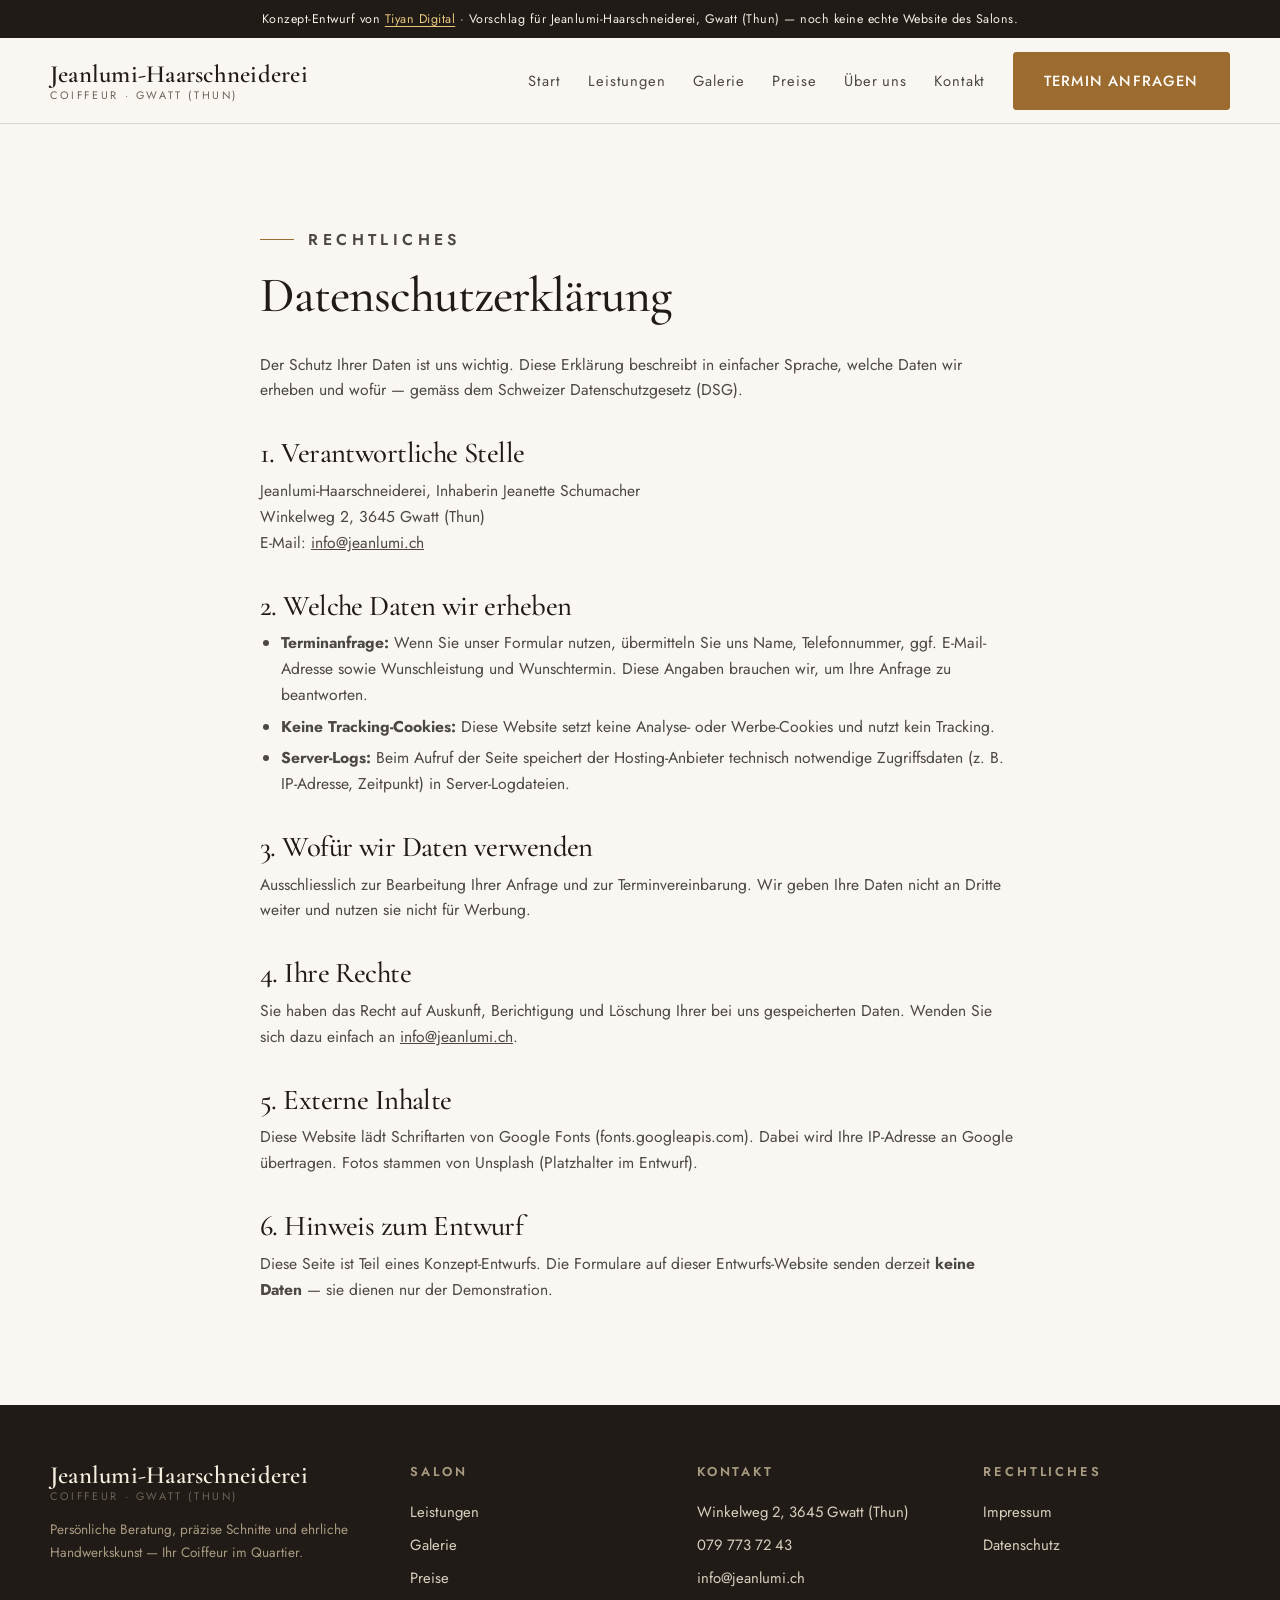
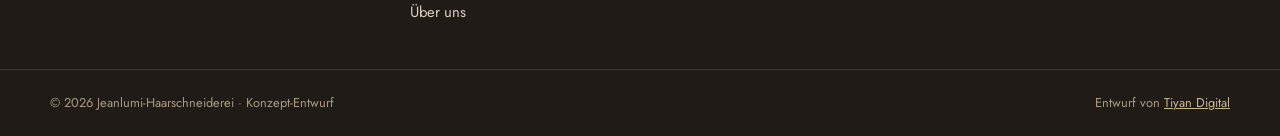
<file: datenschutz.html>
<!DOCTYPE html>
<html lang="de">
<head>
<meta charset="UTF-8">
<meta name="viewport" content="width=device-width, initial-scale=1.0">
<title>Datenschutz — Jeanlumi-Haarschneiderei, Gwatt (Thun)</title>
<meta name="description" content="Datenschutzerklärung der Jeanlumi-Haarschneiderei, Gwatt (Thun) — transparent nach Schweizer Datenschutzgesetz (DSG).">
<meta name="robots" content="noindex">
<link rel="preconnect" href="https://fonts.googleapis.com">
<link rel="preconnect" href="https://fonts.gstatic.com" crossorigin>
<link href="https://fonts.googleapis.com/css2?family=Cormorant+Garamond:ital,wght@0,500;0,600;1,500;1,600&family=Jost:wght@400;500;600&display=swap" rel="stylesheet">
<link rel="stylesheet" href="assets/css/style.css">
</head>
<body>
<script>document.documentElement.classList.add("js")</script>

<div class="concept-bar">
  Konzept-Entwurf von <a href="https://tiyandegital.com" rel="noopener">Tiyan Digital</a> ·
  Vorschlag für <span data-salon="name">Jeanlumi-Haarschneiderei</span>, Gwatt (Thun) — noch keine echte Website des Salons.
</div>

<header class="site-header">
  <div class="wrap bar">
    <a class="brand" href="index.html" aria-label="Zur Startseite">
      <span class="name" data-salon="name">Jeanlumi-Haarschneiderei</span>
      <span class="sub">Coiffeur · Gwatt (Thun)</span>
    </a>
    <button class="nav-toggle" aria-expanded="false" aria-controls="mainnav" aria-label="Menü öffnen">
      <span></span><span></span><span></span>
    </button>
    <nav class="nav" id="mainnav" aria-label="Hauptnavigation">
      <a class="navlink" href="index.html">Start</a>
      <a class="navlink" href="leistungen.html">Leistungen</a>
      <a class="navlink" href="galerie.html">Galerie</a>
      <a class="navlink" href="preise.html">Preise</a>
      <a class="navlink" href="ueber-uns.html">Über uns</a>
      <a class="navlink" href="kontakt.html">Kontakt</a>
      <a class="btn" href="kontakt.html#termin">Termin anfragen</a>
    </nav>
  </div>
</header>

<main>
  <section aria-label="Datenschutz">
    <div class="wrap legal">
      <p class="eyebrow rv">Rechtliches</p>
      <h1 class="h2 rv" data-d="1">Datenschutzerklärung</h1>
      <div class="rv" data-d="2">
        <p>Der Schutz Ihrer Daten ist uns wichtig. Diese Erklärung beschreibt in einfacher Sprache,
          welche Daten wir erheben und wofür — gemäss dem Schweizer Datenschutzgesetz (DSG).</p>

        <h2>1. Verantwortliche Stelle</h2>
        <p>
          <span data-salon="name">Jeanlumi-Haarschneiderei</span>, Inhaberin <span data-salon="inhaberin">Jeanette Schumacher</span><br>
          <span data-salon="strasse">Winkelweg 2</span>, <span data-salon="plz">3645</span> <span data-salon="ort">Gwatt (Thun)</span><br>
          E-Mail: <a data-salon-mail href="mailto:info@jeanlumi.ch">info@jeanlumi.ch</a>
        </p>

        <h2>2. Welche Daten wir erheben</h2>
        <ul>
          <li><strong>Terminanfrage:</strong> Wenn Sie unser Formular nutzen, übermitteln Sie uns Name, Telefonnummer,
            ggf. E-Mail-Adresse sowie Wunschleistung und Wunschtermin. Diese Angaben brauchen wir, um Ihre Anfrage zu beantworten.</li>
          <li><strong>Keine Tracking-Cookies:</strong> Diese Website setzt keine Analyse- oder Werbe-Cookies und nutzt kein Tracking.</li>
          <li><strong>Server-Logs:</strong> Beim Aufruf der Seite speichert der Hosting-Anbieter technisch notwendige Zugriffsdaten
            (z. B. IP-Adresse, Zeitpunkt) in Server-Logdateien.</li>
        </ul>

        <h2>3. Wofür wir Daten verwenden</h2>
        <p>Ausschliesslich zur Bearbeitung Ihrer Anfrage und zur Terminvereinbarung. Wir geben Ihre Daten nicht an Dritte weiter
          und nutzen sie nicht für Werbung.</p>

        <h2>4. Ihre Rechte</h2>
        <p>Sie haben das Recht auf Auskunft, Berichtigung und Löschung Ihrer bei uns gespeicherten Daten.
          Wenden Sie sich dazu einfach an <a data-salon-mail href="mailto:info@jeanlumi.ch">info@jeanlumi.ch</a>.</p>

        <h2>5. Externe Inhalte</h2>
        <p>Diese Website lädt Schriftarten von Google Fonts (fonts.googleapis.com). Dabei wird Ihre IP-Adresse an Google übertragen.
          Fotos stammen von Unsplash (Platzhalter im Entwurf).</p>

        <h2>6. Hinweis zum Entwurf</h2>
        <p>Diese Seite ist Teil eines Konzept-Entwurfs. Die Formulare auf dieser Entwurfs-Website senden derzeit
          <strong>keine Daten</strong> — sie dienen nur der Demonstration.</p>
      </div>
    </div>
  </section>
</main>

<footer>
  <div class="wrap foot-grid">
    <div>
      <a class="brand" href="index.html"><span class="name" data-salon="name">Jeanlumi-Haarschneiderei</span><span class="sub">Coiffeur · Gwatt (Thun)</span></a>
      <p class="small" style="margin-top:1rem;color:#A99B82">Persönliche Beratung, präzise Schnitte und ehrliche Handwerkskunst — Ihr Coiffeur im Quartier.</p>
    </div>
    <div>
      <h4>Salon</h4>
      <ul>
        <li><a href="leistungen.html">Leistungen</a></li>
        <li><a href="galerie.html">Galerie</a></li>
        <li><a href="preise.html">Preise</a></li>
        <li><a href="ueber-uns.html">Über uns</a></li>
      </ul>
    </div>
    <div>
      <h4>Kontakt</h4>
      <ul>
        <li><span data-salon="strasse">Winkelweg 2</span>, <span data-salon="plz">3645</span> <span data-salon="ort">Gwatt (Thun)</span></li>
        <li><a data-salon-tel href="tel:+41797737243">079 773 72 43</a></li>
        <li><a data-salon-mail href="mailto:info@jeanlumi.ch">info@jeanlumi.ch</a></li>
      </ul>
    </div>
    <div>
      <h4>Rechtliches</h4>
      <ul>
        <li><a href="impressum.html">Impressum</a></li>
        <li><a href="datenschutz.html">Datenschutz</a></li>
      </ul>
    </div>
  </div>
  <div class="foot-base">
    <div class="wrap" style="display:flex;justify-content:space-between;gap:1rem;flex-wrap:wrap">
      <span>© <span data-year>2026</span> <span data-salon="name">Jeanlumi-Haarschneiderei</span> · Konzept-Entwurf</span>
      <span>Entwurf von <a href="https://tiyandegital.com" rel="noopener">Tiyan Digital</a></span>
    </div>
  </div>
</footer>

<script src="assets/js/config.js"></script>
<script src="assets/js/main.js"></script>
</body>
</html>
</file>
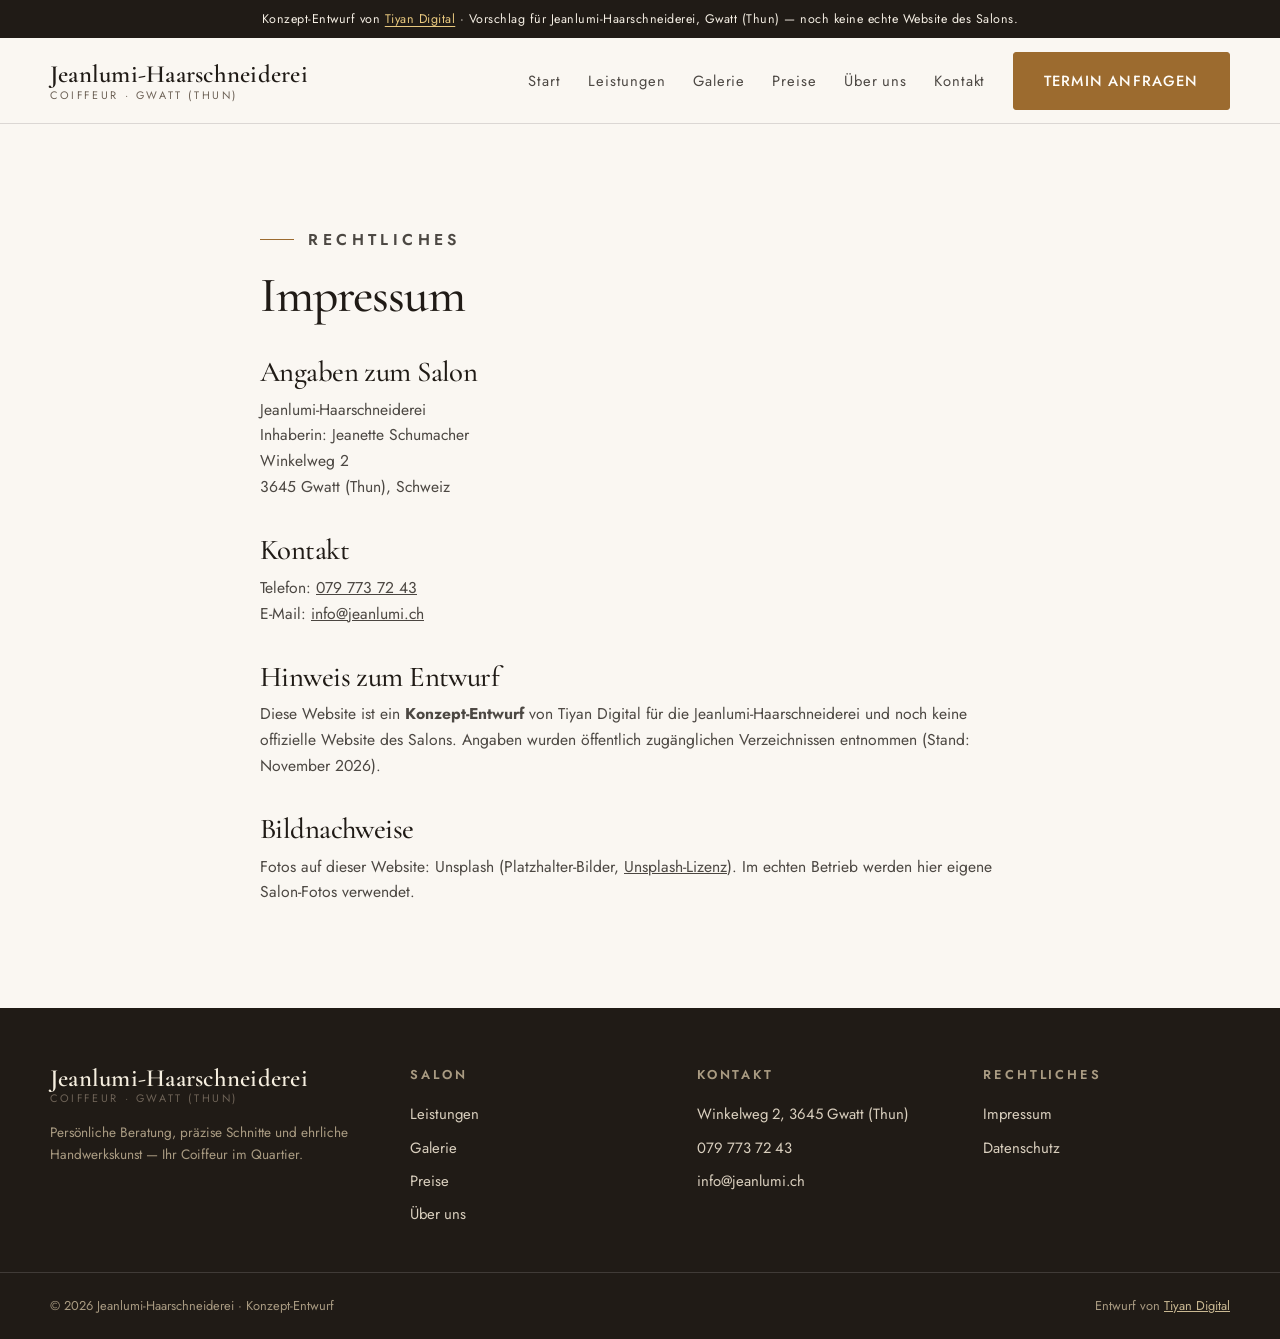
<file: impressum.html>
<!DOCTYPE html>
<html lang="de">
<head>
<meta charset="UTF-8">
<meta name="viewport" content="width=device-width, initial-scale=1.0">
<title>Impressum — Jeanlumi-Haarschneiderei, Gwatt (Thun)</title>
<meta name="description" content="Impressum der Jeanlumi-Haarschneiderei, Gwatt (Thun).">
<meta name="robots" content="noindex">
<link rel="preconnect" href="https://fonts.googleapis.com">
<link rel="preconnect" href="https://fonts.gstatic.com" crossorigin>
<link href="https://fonts.googleapis.com/css2?family=Cormorant+Garamond:ital,wght@0,500;0,600;1,500;1,600&family=Jost:wght@400;500;600&display=swap" rel="stylesheet">
<link rel="stylesheet" href="assets/css/style.css">
</head>
<body>
<script>document.documentElement.classList.add("js")</script>

<div class="concept-bar">
  Konzept-Entwurf von <a href="https://tiyandegital.com" rel="noopener">Tiyan Digital</a> ·
  Vorschlag für <span data-salon="name">Jeanlumi-Haarschneiderei</span>, Gwatt (Thun) — noch keine echte Website des Salons.
</div>

<header class="site-header">
  <div class="wrap bar">
    <a class="brand" href="index.html" aria-label="Zur Startseite">
      <span class="name" data-salon="name">Jeanlumi-Haarschneiderei</span>
      <span class="sub">Coiffeur · Gwatt (Thun)</span>
    </a>
    <button class="nav-toggle" aria-expanded="false" aria-controls="mainnav" aria-label="Menü öffnen">
      <span></span><span></span><span></span>
    </button>
    <nav class="nav" id="mainnav" aria-label="Hauptnavigation">
      <a class="navlink" href="index.html">Start</a>
      <a class="navlink" href="leistungen.html">Leistungen</a>
      <a class="navlink" href="galerie.html">Galerie</a>
      <a class="navlink" href="preise.html">Preise</a>
      <a class="navlink" href="ueber-uns.html">Über uns</a>
      <a class="navlink" href="kontakt.html">Kontakt</a>
      <a class="btn" href="kontakt.html#termin">Termin anfragen</a>
    </nav>
  </div>
</header>

<main>
  <section aria-label="Impressum">
    <div class="wrap legal">
      <p class="eyebrow rv">Rechtliches</p>
      <h1 class="h2 rv" data-d="1">Impressum</h1>
      <div class="rv" data-d="2">
        <h2>Angaben zum Salon</h2>
        <p>
          <span data-salon="name">Jeanlumi-Haarschneiderei</span><br>
          Inhaberin: <span data-salon="inhaberin">Jeanette Schumacher</span><br>
          <span data-salon="strasse">Winkelweg 2</span><br>
          <span data-salon="plz">3645</span> <span data-salon="ort">Gwatt (Thun)</span>, <span data-salon="land">Schweiz</span>
        </p>
        <h2>Kontakt</h2>
        <p>
          Telefon: <a data-salon-tel href="tel:+41797737243">079 773 72 43</a><br>
          E-Mail: <a data-salon-mail href="mailto:info@jeanlumi.ch">info@jeanlumi.ch</a>
        </p>
        <h2>Hinweis zum Entwurf</h2>
        <p>Diese Website ist ein <strong>Konzept-Entwurf</strong> von Tiyan Digital für die
          <span data-salon="name">Jeanlumi-Haarschneiderei</span> und noch keine offizielle Website des Salons.
          Angaben wurden öffentlich zugänglichen Verzeichnissen entnommen (Stand: November 2026).</p>
        <h2>Bildnachweise</h2>
        <p>Fotos auf dieser Website: Unsplash (Platzhalter-Bilder, <a href="https://unsplash.com/license" rel="noopener">Unsplash-Lizenz</a>).
          Im echten Betrieb werden hier eigene Salon-Fotos verwendet.</p>
      </div>
    </div>
  </section>
</main>

<footer>
  <div class="wrap foot-grid">
    <div>
      <a class="brand" href="index.html"><span class="name" data-salon="name">Jeanlumi-Haarschneiderei</span><span class="sub">Coiffeur · Gwatt (Thun)</span></a>
      <p class="small" style="margin-top:1rem;color:#A99B82">Persönliche Beratung, präzise Schnitte und ehrliche Handwerkskunst — Ihr Coiffeur im Quartier.</p>
    </div>
    <div>
      <h4>Salon</h4>
      <ul>
        <li><a href="leistungen.html">Leistungen</a></li>
        <li><a href="galerie.html">Galerie</a></li>
        <li><a href="preise.html">Preise</a></li>
        <li><a href="ueber-uns.html">Über uns</a></li>
      </ul>
    </div>
    <div>
      <h4>Kontakt</h4>
      <ul>
        <li><span data-salon="strasse">Winkelweg 2</span>, <span data-salon="plz">3645</span> <span data-salon="ort">Gwatt (Thun)</span></li>
        <li><a data-salon-tel href="tel:+41797737243">079 773 72 43</a></li>
        <li><a data-salon-mail href="mailto:info@jeanlumi.ch">info@jeanlumi.ch</a></li>
      </ul>
    </div>
    <div>
      <h4>Rechtliches</h4>
      <ul>
        <li><a href="impressum.html">Impressum</a></li>
        <li><a href="datenschutz.html">Datenschutz</a></li>
      </ul>
    </div>
  </div>
  <div class="foot-base">
    <div class="wrap" style="display:flex;justify-content:space-between;gap:1rem;flex-wrap:wrap">
      <span>© <span data-year>2026</span> <span data-salon="name">Jeanlumi-Haarschneiderei</span> · Konzept-Entwurf</span>
      <span>Entwurf von <a href="https://tiyandegital.com" rel="noopener">Tiyan Digital</a></span>
    </div>
  </div>
</footer>

<script src="assets/js/config.js"></script>
<script src="assets/js/main.js"></script>
</body>
</html>
</file>
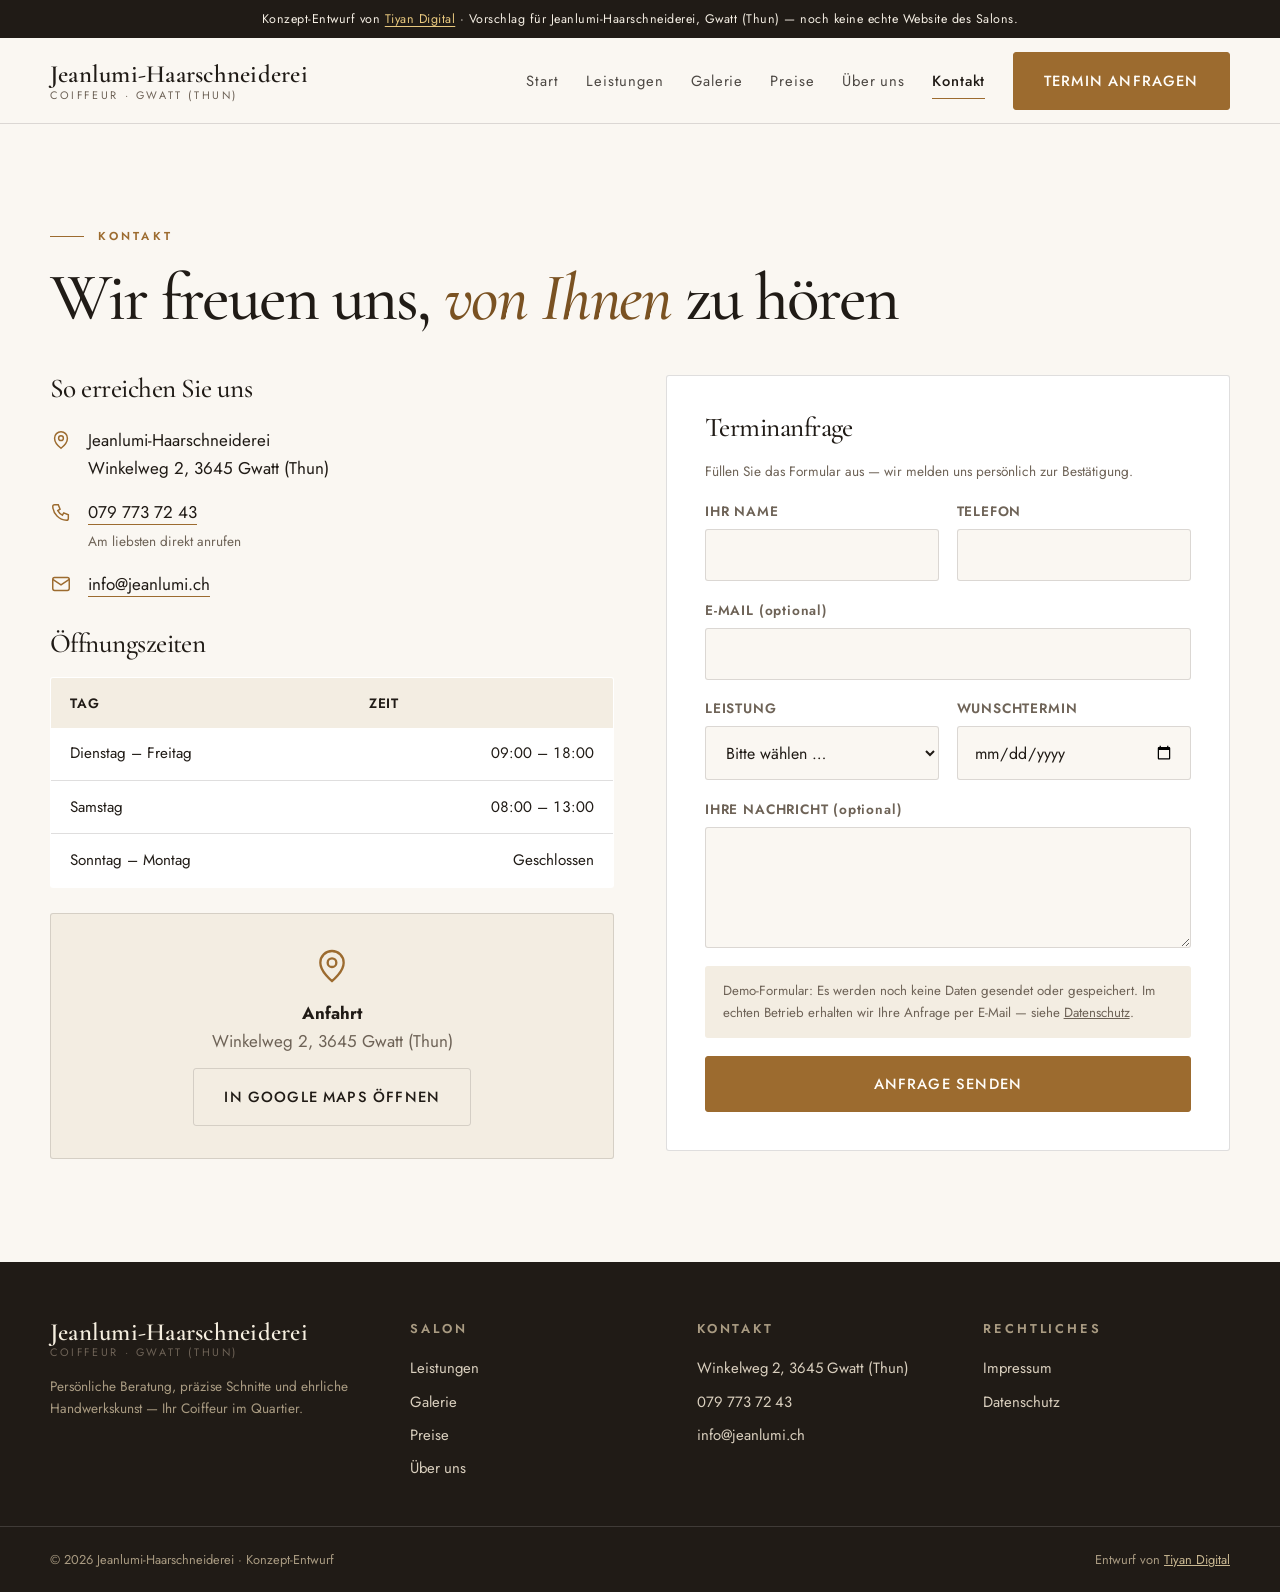
<file: kontakt.html>
<!DOCTYPE html>
<html lang="de">
<head>
<meta charset="UTF-8">
<meta name="viewport" content="width=device-width, initial-scale=1.0">
<title>Kontakt — Jeanlumi-Haarschneiderei, Gwatt (Thun)</title>
<meta name="description" content="Kontakt zur Jeanlumi-Haarschneiderei: Winkelweg 2, 3645 Gwatt (Thun). Telefon 079 773 72 43, E-Mail info@jeanlumi.ch. Öffnungszeiten und Terminvereinbarung.">
<meta property="og:title" content="Kontakt — Jeanlumi-Haarschneiderei">
<meta property="og:type" content="website">
<link rel="preconnect" href="https://fonts.googleapis.com">
<link rel="preconnect" href="https://fonts.gstatic.com" crossorigin>
<link href="https://fonts.googleapis.com/css2?family=Cormorant+Garamond:ital,wght@0,500;0,600;1,500;1,600&family=Jost:wght@400;500;600&display=swap" rel="stylesheet">
<link rel="stylesheet" href="assets/css/style.css">
</head>
<body>
<script>document.documentElement.classList.add("js")</script>

<div class="concept-bar">
  Konzept-Entwurf von <a href="https://tiyandegital.com" rel="noopener">Tiyan Digital</a> ·
  Vorschlag für <span data-salon="name">Jeanlumi-Haarschneiderei</span>, Gwatt (Thun) — noch keine echte Website des Salons.
</div>

<header class="site-header">
  <div class="wrap bar">
    <a class="brand" href="index.html" aria-label="Zur Startseite">
      <span class="name" data-salon="name">Jeanlumi-Haarschneiderei</span>
      <span class="sub">Coiffeur · Gwatt (Thun)</span>
    </a>
    <button class="nav-toggle" aria-expanded="false" aria-controls="mainnav" aria-label="Menü öffnen">
      <span></span><span></span><span></span>
    </button>
    <nav class="nav" id="mainnav" aria-label="Hauptnavigation">
      <a class="navlink" href="index.html">Start</a>
      <a class="navlink" href="leistungen.html">Leistungen</a>
      <a class="navlink" href="galerie.html">Galerie</a>
      <a class="navlink" href="preise.html">Preise</a>
      <a class="navlink" href="ueber-uns.html">Über uns</a>
      <a class="navlink" href="kontakt.html" aria-current="page">Kontakt</a>
      <a class="btn" href="kontakt.html#termin">Termin anfragen</a>
    </nav>
  </div>
</header>

<main>
  <section aria-label="Kontakt">
    <div class="wrap">
      <p class="eyebrow rv">Kontakt</p>
      <h1 class="display rv" data-d="1" style="font-size:clamp(2.4rem,5.5vw,4.2rem)">Wir freuen uns, <em class="serif" style="font-style:italic;color:var(--accent-deep)">von Ihnen</em> zu hören</h1>

      <div class="contact-grid" style="margin-top:2.6rem">
        <div class="rv" data-d="1">
          <h2 class="h3">So erreichen Sie uns</h2>
          <ul class="contact-lines">
            <li>
              <svg viewBox="0 0 24 24" aria-hidden="true"><path d="M12 21s-7-5.5-7-11a7 7 0 0 1 14 0c0 5.5-7 11-7 11z"/><circle cx="12" cy="10" r="2.6"/></svg>
              <span><span data-salon="name">Jeanlumi-Haarschneiderei</span><br><span data-salon="strasse">Winkelweg 2</span>, <span data-salon="plz">3645</span> <span data-salon="ort">Gwatt (Thun)</span></span>
            </li>
            <li>
              <svg viewBox="0 0 24 24" aria-hidden="true"><path d="M5 4h4l2 5-2.5 1.5a12 12 0 0 0 5 5L15 13l5 2v4a2 2 0 0 1-2 2A16 16 0 0 1 3 6a2 2 0 0 1 2-2z"/></svg>
              <span><a data-salon-tel href="tel:+41797737243">079 773 72 43</a><br><span class="small muted">Am liebsten direkt anrufen</span></span>
            </li>
            <li>
              <svg viewBox="0 0 24 24" aria-hidden="true"><rect x="3" y="5" width="18" height="14" rx="2"/><path d="m3 7 9 6 9-6"/></svg>
              <span><a data-salon-mail href="mailto:info@jeanlumi.ch">info@jeanlumi.ch</a></span>
            </li>
          </ul>

          <h2 class="h3" style="margin-top:2rem">Öffnungszeiten</h2>
          <table class="hours">
            <thead><tr><th>Tag</th><th>Zeit</th></tr></thead>
            <tbody>
              <tr><td>Dienstag – Freitag</td><td>09:00 – 18:00</td></tr>
              <tr><td>Samstag</td><td>08:00 – 13:00</td></tr>
              <tr><td>Sonntag – Montag</td><td>Geschlossen</td></tr>
            </tbody>
          </table>

          <div class="mapbox">
            <svg viewBox="0 0 24 24" aria-hidden="true"><path d="M12 21s-7-5.5-7-11a7 7 0 0 1 14 0c0 5.5-7 11-7 11z"/><circle cx="12" cy="10" r="2.6"/></svg>
            <p><strong>Anfahrt</strong><br><span class="muted"><span data-salon="strasse">Winkelweg 2</span>, <span data-salon="plz">3645</span> <span data-salon="ort">Gwatt (Thun)</span></span></p>
            <a class="btn btn--ghost" href="https://www.google.com/maps/search/?api=1&query=Winkelweg+2+3645+Gwatt+Schweiz" target="_blank" rel="noopener">In Google Maps öffnen</a>
          </div>
        </div>

        <div class="rv" data-d="2" id="termin">
          <form class="form" data-demo novalidate aria-label="Terminanfrage">
            <h3>Terminanfrage</h3>
            <p class="muted small">Füllen Sie das Formular aus — wir melden uns persönlich zur Bestätigung.</p>
            <div class="form-2col">
              <div class="field">
                <label for="k-name">Ihr Name</label>
                <input id="k-name" name="name" type="text" autocomplete="name" required>
                <span class="err-msg">Bitte geben Sie Ihren Namen an.</span>
              </div>
              <div class="field">
                <label for="k-tel">Telefon</label>
                <input id="k-tel" name="telefon" type="tel" autocomplete="tel" required>
                <span class="err-msg">Bitte geben Sie Ihre Telefonnummer an.</span>
              </div>
            </div>
            <div class="field">
              <label for="k-mail">E-Mail <span class="muted" style="text-transform:none">(optional)</span></label>
              <input id="k-mail" name="email" type="email" autocomplete="email">
              <span class="err-msg">Diese E-Mail-Adresse sieht ungültig aus.</span>
            </div>
            <div class="form-2col">
              <div class="field">
                <label for="k-service">Leistung</label>
                <select id="k-service" name="leistung" required>
                  <option value="">Bitte wählen …</option>
                  <option>Haarschnitt Damen</option>
                  <option>Haarschnitt Herren</option>
                  <option>Färben / Strähnen</option>
                  <option>Styling / Hochsteckfrisur</option>
                  <option>Pflegebehandlung</option>
                  <option>Beratung</option>
                </select>
                <span class="err-msg">Bitte wählen Sie eine Leistung.</span>
              </div>
              <div class="field">
                <label for="k-date">Wunschtermin</label>
                <input id="k-date" name="wunschtermin" type="date" required>
                <span class="err-msg">Bitte wählen Sie ein Datum.</span>
              </div>
            </div>
            <div class="field">
              <label for="k-msg">Ihre Nachricht <span class="muted" style="text-transform:none">(optional)</span></label>
              <textarea id="k-msg" name="nachricht" rows="4"></textarea>
            </div>
            <p class="form-note">Demo-Formular: Es werden noch keine Daten gesendet oder gespeichert. Im echten Betrieb
              erhalten wir Ihre Anfrage per E-Mail — siehe <a href="datenschutz.html">Datenschutz</a>.</p>
            <div class="form-ok" role="status"><strong>Vielen Dank!</strong> Ihre Anfrage ist eingegangen (Demo) — wir melden uns in Kürze.</div>
            <button class="btn" type="submit">Anfrage senden</button>
          </form>
        </div>
      </div>
    </div>
  </section>
</main>

<footer>
  <div class="wrap foot-grid">
    <div>
      <a class="brand" href="index.html"><span class="name" data-salon="name">Jeanlumi-Haarschneiderei</span><span class="sub">Coiffeur · Gwatt (Thun)</span></a>
      <p class="small" style="margin-top:1rem;color:#A99B82">Persönliche Beratung, präzise Schnitte und ehrliche Handwerkskunst — Ihr Coiffeur im Quartier.</p>
    </div>
    <div>
      <h4>Salon</h4>
      <ul>
        <li><a href="leistungen.html">Leistungen</a></li>
        <li><a href="galerie.html">Galerie</a></li>
        <li><a href="preise.html">Preise</a></li>
        <li><a href="ueber-uns.html">Über uns</a></li>
      </ul>
    </div>
    <div>
      <h4>Kontakt</h4>
      <ul>
        <li><span data-salon="strasse">Winkelweg 2</span>, <span data-salon="plz">3645</span> <span data-salon="ort">Gwatt (Thun)</span></li>
        <li><a data-salon-tel href="tel:+41797737243">079 773 72 43</a></li>
        <li><a data-salon-mail href="mailto:info@jeanlumi.ch">info@jeanlumi.ch</a></li>
      </ul>
    </div>
    <div>
      <h4>Rechtliches</h4>
      <ul>
        <li><a href="impressum.html">Impressum</a></li>
        <li><a href="datenschutz.html">Datenschutz</a></li>
      </ul>
    </div>
  </div>
  <div class="foot-base">
    <div class="wrap" style="display:flex;justify-content:space-between;gap:1rem;flex-wrap:wrap">
      <span>© <span data-year>2026</span> <span data-salon="name">Jeanlumi-Haarschneiderei</span> · Konzept-Entwurf</span>
      <span>Entwurf von <a href="https://tiyandegital.com" rel="noopener">Tiyan Digital</a></span>
    </div>
  </div>
</footer>

<script src="assets/js/config.js"></script>
<script src="assets/js/main.js"></script>
</body>
</html>
</file>
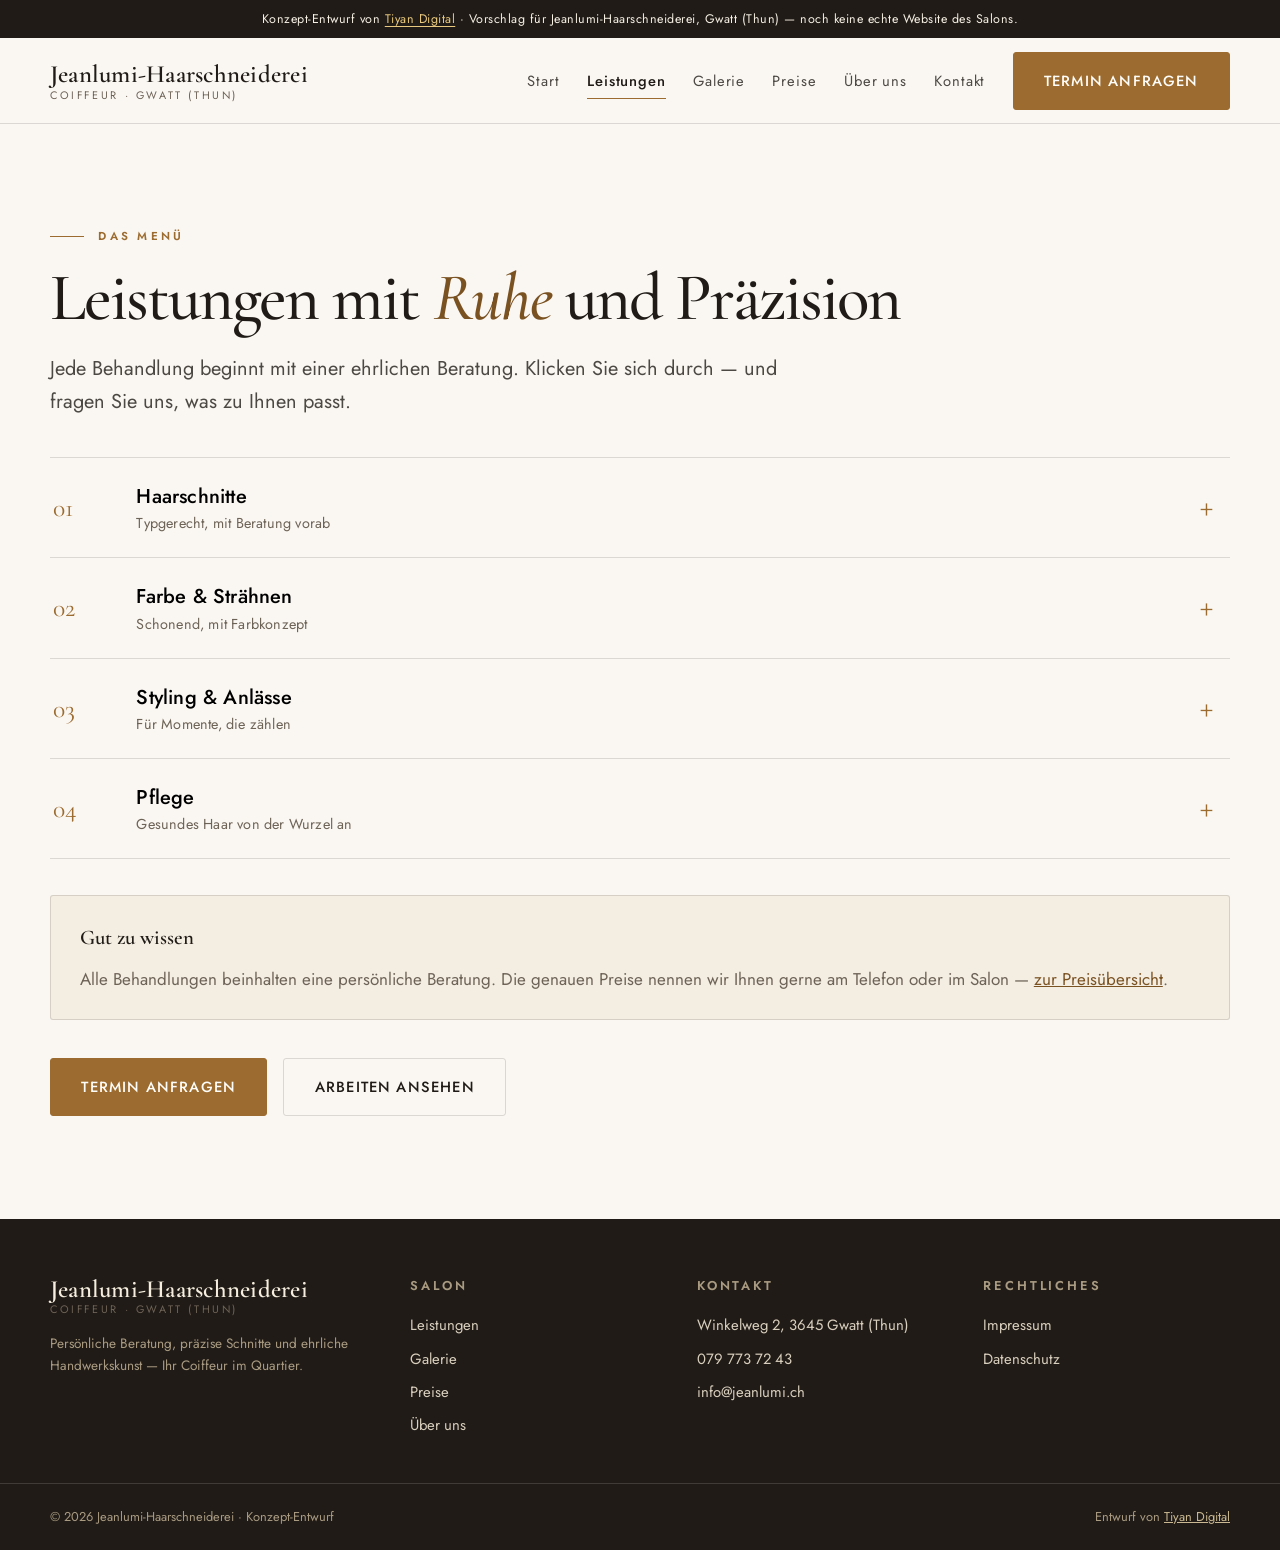
<file: leistungen.html>
<!DOCTYPE html>
<html lang="de">
<head>
<meta charset="UTF-8">
<meta name="viewport" content="width=device-width, initial-scale=1.0">
<title>Leistungen — Jeanlumi-Haarschneiderei, Gwatt (Thun)</title>
<meta name="description" content="Leistungen der Jeanlumi-Haarschneiderei in Gwatt bei Thun: Haarschnitte, Farbtechniken, Styling und Pflege — immer mit persönlicher Beratung.">
<meta property="og:title" content="Leistungen — Jeanlumi-Haarschneiderei">
<meta property="og:type" content="website">
<link rel="preconnect" href="https://fonts.googleapis.com">
<link rel="preconnect" href="https://fonts.gstatic.com" crossorigin>
<link href="https://fonts.googleapis.com/css2?family=Cormorant+Garamond:ital,wght@0,500;0,600;1,500;1,600&family=Jost:wght@400;500;600&display=swap" rel="stylesheet">
<link rel="stylesheet" href="assets/css/style.css">
</head>
<body>
<script>document.documentElement.classList.add("js")</script>

<div class="concept-bar">
  Konzept-Entwurf von <a href="https://tiyandegital.com" rel="noopener">Tiyan Digital</a> ·
  Vorschlag für <span data-salon="name">Jeanlumi-Haarschneiderei</span>, Gwatt (Thun) — noch keine echte Website des Salons.
</div>

<header class="site-header">
  <div class="wrap bar">
    <a class="brand" href="index.html" aria-label="Zur Startseite">
      <span class="name" data-salon="name">Jeanlumi-Haarschneiderei</span>
      <span class="sub">Coiffeur · Gwatt (Thun)</span>
    </a>
    <button class="nav-toggle" aria-expanded="false" aria-controls="mainnav" aria-label="Menü öffnen">
      <span></span><span></span><span></span>
    </button>
    <nav class="nav" id="mainnav" aria-label="Hauptnavigation">
      <a class="navlink" href="index.html">Start</a>
      <a class="navlink" href="leistungen.html" aria-current="page">Leistungen</a>
      <a class="navlink" href="galerie.html">Galerie</a>
      <a class="navlink" href="preise.html">Preise</a>
      <a class="navlink" href="ueber-uns.html">Über uns</a>
      <a class="navlink" href="kontakt.html">Kontakt</a>
      <a class="btn" href="kontakt.html#termin">Termin anfragen</a>
    </nav>
  </div>
</header>

<main>
  <section aria-label="Leistungen">
    <div class="wrap">
      <p class="eyebrow rv">Das Menü</p>
      <h1 class="display rv" data-d="1" style="font-size:clamp(2.4rem,5.5vw,4.2rem)">Leistungen mit <em class="serif" style="font-style:italic;color:var(--accent-deep)">Ruhe</em> und Präzision</h1>
      <p class="lead rv" data-d="2" style="margin-top:1.2rem">Jede Behandlung beginnt mit einer ehrlichen Beratung.
        Klicken Sie sich durch — und fragen Sie uns, was zu Ihnen passt.</p>

      <div class="acc rv" data-d="2">
        <div class="acc-item">
          <button class="acc-btn" aria-expanded="false">
            <span class="num">01</span>
            <span class="t">Haarschnitte<small>Typgerecht, mit Beratung vorab</small></span>
            <span class="ic" aria-hidden="true">+</span>
          </button>
          <div class="acc-panel"><div class="acc-panel-inner">
            <p>Ob gepflegter Klassiker oder moderner Look: Wir schneiden nach Gesichtsform, Haarstruktur und Ihrem Alltag — nicht nach Schema F.</p>
            <ul>
              <li>Damenhaarschnitt inkl. Waschen &amp; Föhnen</li>
              <li>Herrenhaarschnitt inkl. Konturen</li>
              <li>Kinderhaarschnitt (auf Anfrage)</li>
              <li>Bartpflege &amp; Konturen</li>
            </ul>
          </div></div>
        </div>
        <div class="acc-item">
          <button class="acc-btn" aria-expanded="false">
            <span class="num">02</span>
            <span class="t">Farbe &amp; Strähnen<small>Schonend, mit Farbkonzept</small></span>
            <span class="ic" aria-hidden="true">+</span>
          </button>
          <div class="acc-panel"><div class="acc-panel-inner">
            <p>Von dezentem Ansatz bis zur kompletten Veränderung: Wir erarbeiten mit Ihnen ein Farbkonzept, das zu Hautton und Typ passt — mit schonenden Produkten.</p>
            <ul>
              <li>Ansatzfärbung</li>
              <li>Strähnen &amp; Balayage</li>
              <li>Komplette Coloration</li>
              <li>Glossing &amp; Tonauffrischung</li>
            </ul>
          </div></div>
        </div>
        <div class="acc-item">
          <button class="acc-btn" aria-expanded="false">
            <span class="num">03</span>
            <span class="t">Styling &amp; Anlässe<small>Für Momente, die zählen</small></span>
            <span class="ic" aria-hidden="true">+</span>
          </button>
          <div class="acc-panel"><div class="acc-panel-inner">
            <p>Hochzeit, Firmenevent oder einfach ein Abend, an dem alles sitzen soll: Hochsteckfrisuren und Stylings mit Halt — gerne mit Probetermin.</p>
            <ul>
              <li>Föhnen &amp; Styling</li>
              <li>Hochsteckfrisuren</li>
              <li>Brautstyling inkl. Probetermin</li>
            </ul>
          </div></div>
        </div>
        <div class="acc-item">
          <button class="acc-btn" aria-expanded="false">
            <span class="num">04</span>
            <span class="t">Pflege<small>Gesundes Haar von der Wurzel an</small></span>
            <span class="ic" aria-hidden="true">+</span>
          </button>
          <div class="acc-panel"><div class="acc-panel-inner">
            <p>Strapaziertes Haar braucht keine Wunder, sondern die richtige Pflege: Tiefenwirksame Treatments und ehrliche Produktempfehlung für zu Hause.</p>
            <ul>
              <li>Intensivpflege &amp; Kuren</li>
              <li>Kopfhautbehandlung</li>
              <li>Pflegeberatung für zu Hause</li>
            </ul>
          </div></div>
        </div>
      </div>

      <div class="price-note rv">
        <strong>Gut zu wissen</strong>
        <p class="muted">Alle Behandlungen beinhalten eine persönliche Beratung. Die genauen Preise nennen wir Ihnen gerne am Telefon oder im Salon —
          <a href="preise.html" style="color:var(--accent-deep)">zur Preisübersicht</a>.</p>
      </div>

      <div style="margin-top:2.4rem;display:flex;gap:1rem;flex-wrap:wrap" class="rv">
        <a class="btn" href="kontakt.html#termin">Termin anfragen</a>
        <a class="btn btn--ghost" href="galerie.html">Arbeiten ansehen</a>
      </div>
    </div>
  </section>
</main>

<footer>
  <div class="wrap foot-grid">
    <div>
      <a class="brand" href="index.html"><span class="name" data-salon="name">Jeanlumi-Haarschneiderei</span><span class="sub">Coiffeur · Gwatt (Thun)</span></a>
      <p class="small" style="margin-top:1rem;color:#A99B82">Persönliche Beratung, präzise Schnitte und ehrliche Handwerkskunst — Ihr Coiffeur im Quartier.</p>
    </div>
    <div>
      <h4>Salon</h4>
      <ul>
        <li><a href="leistungen.html">Leistungen</a></li>
        <li><a href="galerie.html">Galerie</a></li>
        <li><a href="preise.html">Preise</a></li>
        <li><a href="ueber-uns.html">Über uns</a></li>
      </ul>
    </div>
    <div>
      <h4>Kontakt</h4>
      <ul>
        <li><span data-salon="strasse">Winkelweg 2</span>, <span data-salon="plz">3645</span> <span data-salon="ort">Gwatt (Thun)</span></li>
        <li><a data-salon-tel href="tel:+41797737243">079 773 72 43</a></li>
        <li><a data-salon-mail href="mailto:info@jeanlumi.ch">info@jeanlumi.ch</a></li>
      </ul>
    </div>
    <div>
      <h4>Rechtliches</h4>
      <ul>
        <li><a href="impressum.html">Impressum</a></li>
        <li><a href="datenschutz.html">Datenschutz</a></li>
      </ul>
    </div>
  </div>
  <div class="foot-base">
    <div class="wrap" style="display:flex;justify-content:space-between;gap:1rem;flex-wrap:wrap">
      <span>© <span data-year>2026</span> <span data-salon="name">Jeanlumi-Haarschneiderei</span> · Konzept-Entwurf</span>
      <span>Entwurf von <a href="https://tiyandegital.com" rel="noopener">Tiyan Digital</a></span>
    </div>
  </div>
</footer>

<script src="assets/js/config.js"></script>
<script src="assets/js/main.js"></script>
</body>
</html>
</file>
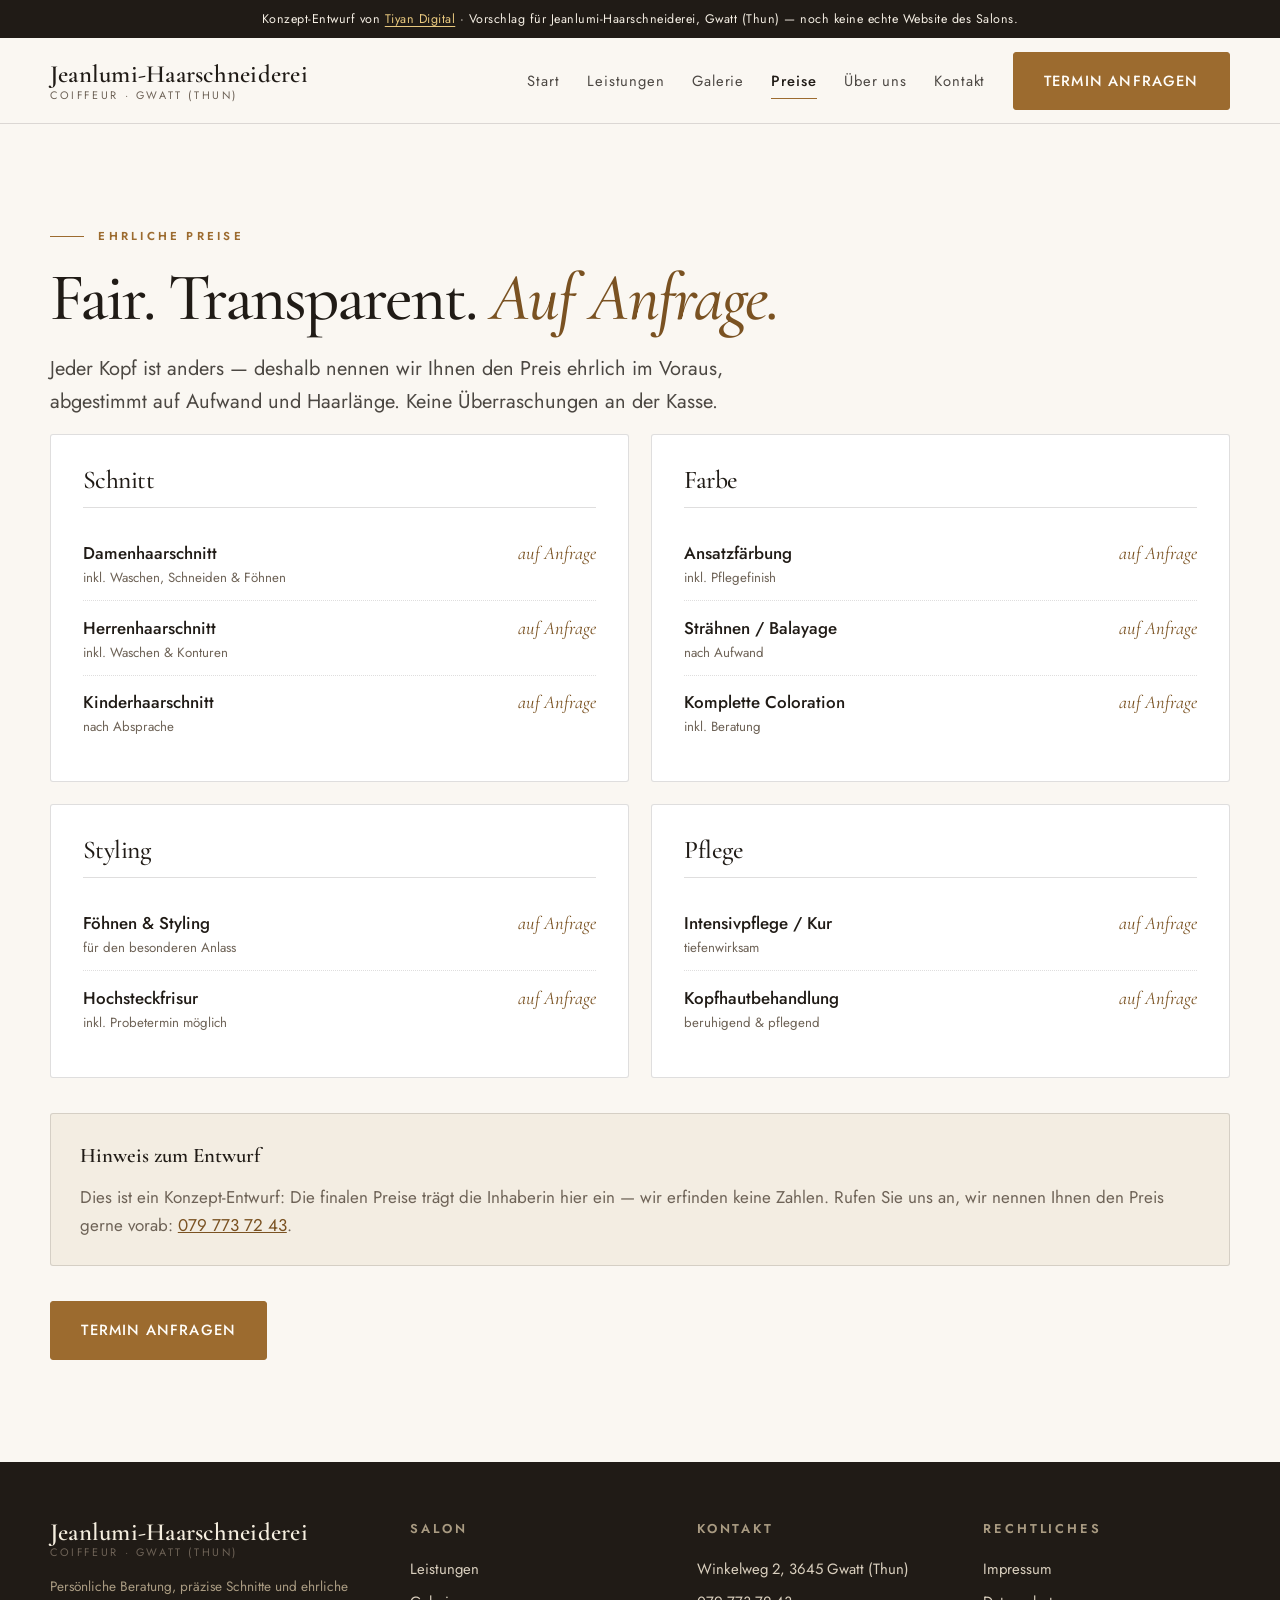
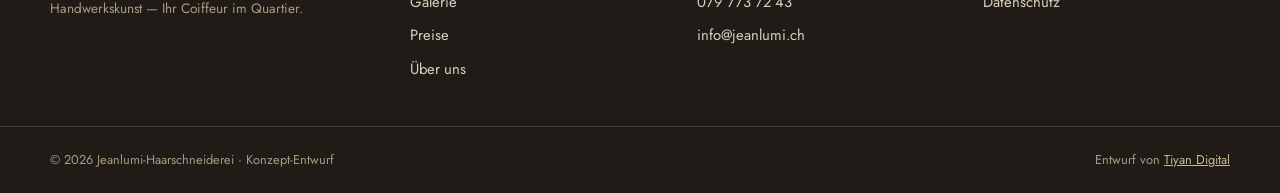
<file: preise.html>
<!DOCTYPE html>
<html lang="de">
<head>
<meta charset="UTF-8">
<meta name="viewport" content="width=device-width, initial-scale=1.0">
<title>Preise — Jeanlumi-Haarschneiderei, Gwatt (Thun)</title>
<meta name="description" content="Preise der Jeanlumi-Haarschneiderei in Gwatt bei Thun: ehrlich und transparent — fragen Sie uns einfach an.">
<meta property="og:title" content="Preise — Jeanlumi-Haarschneiderei">
<meta property="og:type" content="website">
<link rel="preconnect" href="https://fonts.googleapis.com">
<link rel="preconnect" href="https://fonts.gstatic.com" crossorigin>
<link href="https://fonts.googleapis.com/css2?family=Cormorant+Garamond:ital,wght@0,500;0,600;1,500;1,600&family=Jost:wght@400;500;600&display=swap" rel="stylesheet">
<link rel="stylesheet" href="assets/css/style.css">
</head>
<body>
<script>document.documentElement.classList.add("js")</script>

<div class="concept-bar">
  Konzept-Entwurf von <a href="https://tiyandegital.com" rel="noopener">Tiyan Digital</a> ·
  Vorschlag für <span data-salon="name">Jeanlumi-Haarschneiderei</span>, Gwatt (Thun) — noch keine echte Website des Salons.
</div>

<header class="site-header">
  <div class="wrap bar">
    <a class="brand" href="index.html" aria-label="Zur Startseite">
      <span class="name" data-salon="name">Jeanlumi-Haarschneiderei</span>
      <span class="sub">Coiffeur · Gwatt (Thun)</span>
    </a>
    <button class="nav-toggle" aria-expanded="false" aria-controls="mainnav" aria-label="Menü öffnen">
      <span></span><span></span><span></span>
    </button>
    <nav class="nav" id="mainnav" aria-label="Hauptnavigation">
      <a class="navlink" href="index.html">Start</a>
      <a class="navlink" href="leistungen.html">Leistungen</a>
      <a class="navlink" href="galerie.html">Galerie</a>
      <a class="navlink" href="preise.html" aria-current="page">Preise</a>
      <a class="navlink" href="ueber-uns.html">Über uns</a>
      <a class="navlink" href="kontakt.html">Kontakt</a>
      <a class="btn" href="kontakt.html#termin">Termin anfragen</a>
    </nav>
  </div>
</header>

<main>
  <section aria-label="Preise">
    <div class="wrap">
      <p class="eyebrow rv">Ehrliche Preise</p>
      <h1 class="display rv" data-d="1" style="font-size:clamp(2.4rem,5.5vw,4.2rem)">Fair. Transparent. <em class="serif" style="font-style:italic;color:var(--accent-deep)">Auf Anfrage.</em></h1>
      <p class="lead rv" data-d="2" style="margin-top:1.2rem">Jeder Kopf ist anders — deshalb nennen wir Ihnen den Preis ehrlich
        im Voraus, abgestimmt auf Aufwand und Haarlänge. Keine Überraschungen an der Kasse.</p>

      <div class="price-groups">
        <div class="price-group rv" data-d="1">
          <h3>Schnitt</h3>
          <div class="price-row"><span class="what">Damenhaarschnitt<small>inkl. Waschen, Schneiden &amp; Föhnen</small></span><span class="val">auf Anfrage</span></div>
          <div class="price-row"><span class="what">Herrenhaarschnitt<small>inkl. Waschen &amp; Konturen</small></span><span class="val">auf Anfrage</span></div>
          <div class="price-row"><span class="what">Kinderhaarschnitt<small>nach Absprache</small></span><span class="val">auf Anfrage</span></div>
        </div>
        <div class="price-group rv" data-d="2">
          <h3>Farbe</h3>
          <div class="price-row"><span class="what">Ansatzfärbung<small>inkl. Pflegefinish</small></span><span class="val">auf Anfrage</span></div>
          <div class="price-row"><span class="what">Strähnen / Balayage<small>nach Aufwand</small></span><span class="val">auf Anfrage</span></div>
          <div class="price-row"><span class="what">Komplette Coloration<small>inkl. Beratung</small></span><span class="val">auf Anfrage</span></div>
        </div>
        <div class="price-group rv" data-d="1">
          <h3>Styling</h3>
          <div class="price-row"><span class="what">Föhnen &amp; Styling<small>für den besonderen Anlass</small></span><span class="val">auf Anfrage</span></div>
          <div class="price-row"><span class="what">Hochsteckfrisur<small>inkl. Probetermin möglich</small></span><span class="val">auf Anfrage</span></div>
        </div>
        <div class="price-group rv" data-d="2">
          <h3>Pflege</h3>
          <div class="price-row"><span class="what">Intensivpflege / Kur<small>tiefenwirksam</small></span><span class="val">auf Anfrage</span></div>
          <div class="price-row"><span class="what">Kopfhautbehandlung<small>beruhigend &amp; pflegend</small></span><span class="val">auf Anfrage</span></div>
        </div>
      </div>

      <div class="price-note rv">
        <strong>Hinweis zum Entwurf</strong>
        <p class="muted">Dies ist ein Konzept-Entwurf: Die finalen Preise trägt die Inhaberin hier ein —
          wir erfinden keine Zahlen. Rufen Sie uns an, wir nennen Ihnen den Preis gerne vorab:
          <a data-salon-tel href="tel:+41797737243" style="color:var(--accent-deep)">079 773 72 43</a>.</p>
      </div>

      <div style="margin-top:2rem" class="rv">
        <a class="btn" href="kontakt.html#termin">Termin anfragen</a>
      </div>
    </div>
  </section>
</main>

<footer>
  <div class="wrap foot-grid">
    <div>
      <a class="brand" href="index.html"><span class="name" data-salon="name">Jeanlumi-Haarschneiderei</span><span class="sub">Coiffeur · Gwatt (Thun)</span></a>
      <p class="small" style="margin-top:1rem;color:#A99B82">Persönliche Beratung, präzise Schnitte und ehrliche Handwerkskunst — Ihr Coiffeur im Quartier.</p>
    </div>
    <div>
      <h4>Salon</h4>
      <ul>
        <li><a href="leistungen.html">Leistungen</a></li>
        <li><a href="galerie.html">Galerie</a></li>
        <li><a href="preise.html">Preise</a></li>
        <li><a href="ueber-uns.html">Über uns</a></li>
      </ul>
    </div>
    <div>
      <h4>Kontakt</h4>
      <ul>
        <li><span data-salon="strasse">Winkelweg 2</span>, <span data-salon="plz">3645</span> <span data-salon="ort">Gwatt (Thun)</span></li>
        <li><a data-salon-tel href="tel:+41797737243">079 773 72 43</a></li>
        <li><a data-salon-mail href="mailto:info@jeanlumi.ch">info@jeanlumi.ch</a></li>
      </ul>
    </div>
    <div>
      <h4>Rechtliches</h4>
      <ul>
        <li><a href="impressum.html">Impressum</a></li>
        <li><a href="datenschutz.html">Datenschutz</a></li>
      </ul>
    </div>
  </div>
  <div class="foot-base">
    <div class="wrap" style="display:flex;justify-content:space-between;gap:1rem;flex-wrap:wrap">
      <span>© <span data-year>2026</span> <span data-salon="name">Jeanlumi-Haarschneiderei</span> · Konzept-Entwurf</span>
      <span>Entwurf von <a href="https://tiyandegital.com" rel="noopener">Tiyan Digital</a></span>
    </div>
  </div>
</footer>

<script src="assets/js/config.js"></script>
<script src="assets/js/main.js"></script>
</body>
</html>
</file>
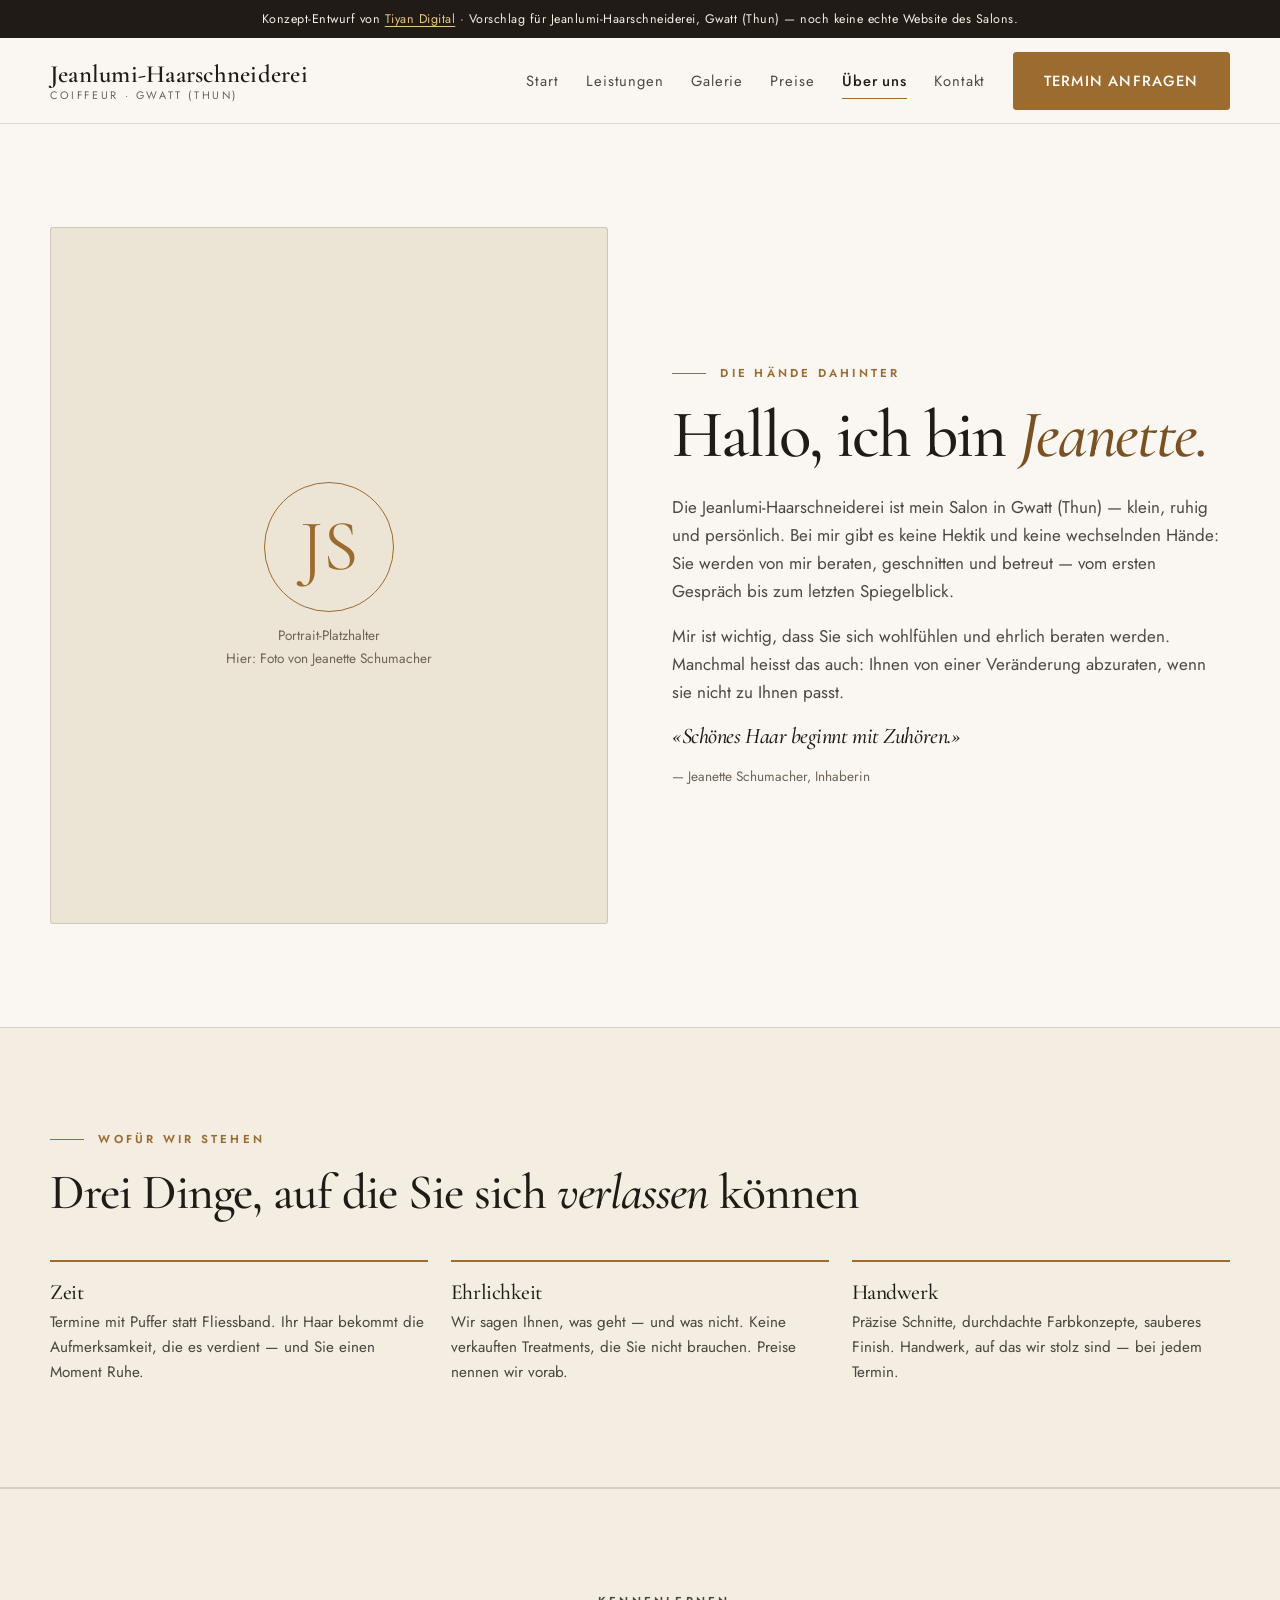
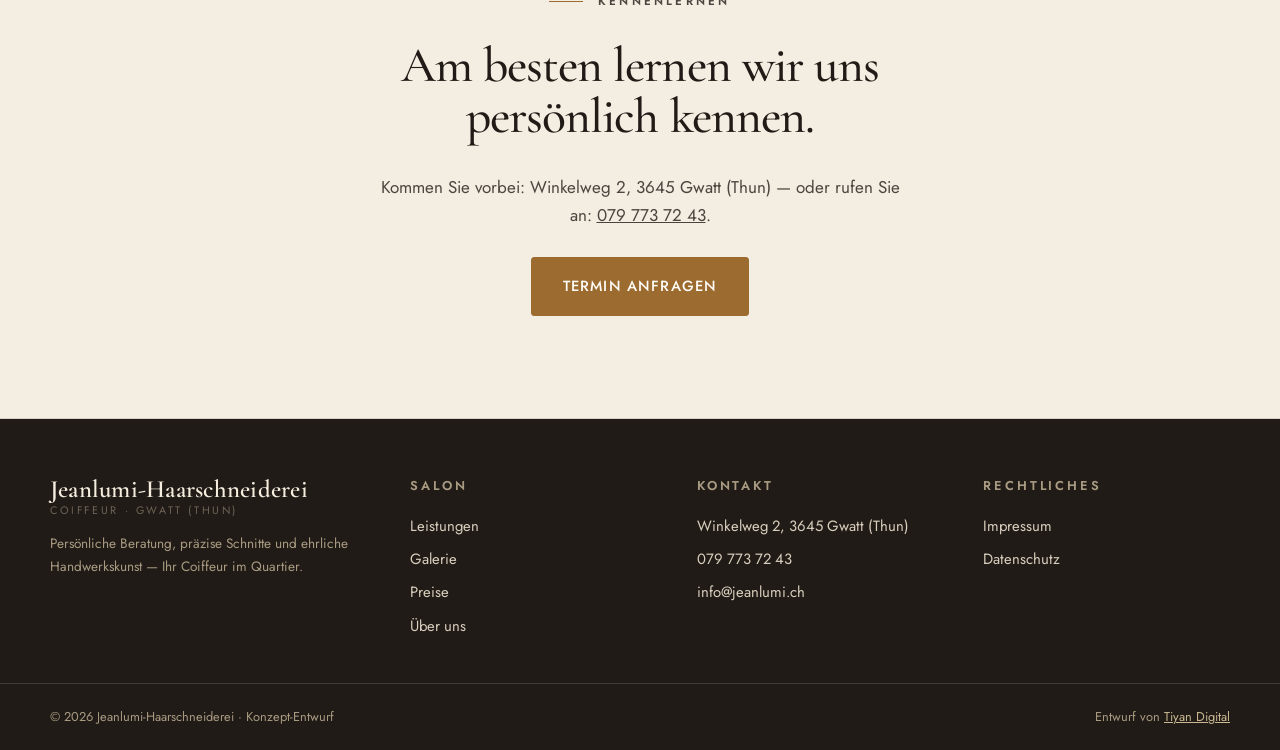
<file: ueber-uns.html>
<!DOCTYPE html>
<html lang="de">
<head>
<meta charset="UTF-8">
<meta name="viewport" content="width=device-width, initial-scale=1.0">
<title>Über uns — Jeanlumi-Haarschneiderei, Gwatt (Thun)</title>
<meta name="description" content="Jeanette Schumacher und die Jeanlumi-Haarschneiderei in Gwatt bei Thun: ein Salon, der sich Zeit nimmt — persönlich, ruhig, handwerklich präzise.">
<meta property="og:title" content="Über uns — Jeanlumi-Haarschneiderei">
<meta property="og:type" content="website">
<link rel="preconnect" href="https://fonts.googleapis.com">
<link rel="preconnect" href="https://fonts.gstatic.com" crossorigin>
<link href="https://fonts.googleapis.com/css2?family=Cormorant+Garamond:ital,wght@0,500;0,600;1,500;1,600&family=Jost:wght@400;500;600&display=swap" rel="stylesheet">
<link rel="stylesheet" href="assets/css/style.css">
</head>
<body>
<script>document.documentElement.classList.add("js")</script>

<div class="concept-bar">
  Konzept-Entwurf von <a href="https://tiyandegital.com" rel="noopener">Tiyan Digital</a> ·
  Vorschlag für <span data-salon="name">Jeanlumi-Haarschneiderei</span>, Gwatt (Thun) — noch keine echte Website des Salons.
</div>

<header class="site-header">
  <div class="wrap bar">
    <a class="brand" href="index.html" aria-label="Zur Startseite">
      <span class="name" data-salon="name">Jeanlumi-Haarschneiderei</span>
      <span class="sub">Coiffeur · Gwatt (Thun)</span>
    </a>
    <button class="nav-toggle" aria-expanded="false" aria-controls="mainnav" aria-label="Menü öffnen">
      <span></span><span></span><span></span>
    </button>
    <nav class="nav" id="mainnav" aria-label="Hauptnavigation">
      <a class="navlink" href="index.html">Start</a>
      <a class="navlink" href="leistungen.html">Leistungen</a>
      <a class="navlink" href="galerie.html">Galerie</a>
      <a class="navlink" href="preise.html">Preise</a>
      <a class="navlink" href="ueber-uns.html" aria-current="page">Über uns</a>
      <a class="navlink" href="kontakt.html">Kontakt</a>
      <a class="btn" href="kontakt.html#termin">Termin anfragen</a>
    </nav>
  </div>
</header>

<main>
  <section aria-label="Über uns">
    <div class="wrap split">
      <div class="rv">
        <div class="portrait" role="img" aria-label="Platzhalter für das Portrait der Inhaberin">
          <span class="mono">JS</span>
          <p class="small muted">Portrait-Platzhalter<br>Hier: Foto von <span data-salon="inhaberin">Jeanette Schumacher</span></p>
        </div>
      </div>
      <div>
        <p class="eyebrow rv">Die Hände dahinter</p>
        <h1 class="display rv" data-d="1" style="font-size:clamp(2.4rem,5.5vw,4.2rem)">Hallo, ich bin <em class="serif" style="font-style:italic;color:var(--accent-deep)">Jeanette.</em></h1>
        <div class="rv" data-d="2" style="display:grid;gap:1.1rem;margin-top:1.4rem;color:var(--ink-80)">
          <p>Die <span data-salon="name">Jeanlumi-Haarschneiderei</span> ist mein Salon in <span data-salon="ort">Gwatt (Thun)</span> —
            klein, ruhig und persönlich. Bei mir gibt es keine Hektik und keine wechselnden Hände:
            Sie werden von mir beraten, geschnitten und betreut — vom ersten Gespräch bis zum letzten Spiegelblick.</p>
          <p>Mir ist wichtig, dass Sie sich wohlfühlen und ehrlich beraten werden. Manchmal heisst das auch:
            Ihnen von einer Veränderung abzuraten, wenn sie nicht zu Ihnen passt.</p>
          <p class="serif" style="font-size:1.4rem;font-style:italic;color:var(--ink)">«Schönes Haar beginnt mit Zuhören.»</p>
          <p class="small muted">— <span data-salon="inhaberin">Jeanette Schumacher</span>, Inhaberin</p>
        </div>
      </div>
    </div>
  </section>

  <section style="background:var(--surface);border-block:1px solid var(--line)" aria-label="Werte">
    <div class="wrap">
      <p class="eyebrow rv">Wofür wir stehen</p>
      <h2 class="h2 rv" data-d="1">Drei Dinge, auf die Sie sich <em class="serif" style="font-style:italic">verlassen</em> können</h2>
      <div class="values">
        <div class="value rv" data-d="1">
          <h3>Zeit</h3>
          <p>Termine mit Puffer statt Fliessband. Ihr Haar bekommt die Aufmerksamkeit, die es verdient — und Sie einen Moment Ruhe.</p>
        </div>
        <div class="value rv" data-d="2">
          <h3>Ehrlichkeit</h3>
          <p>Wir sagen Ihnen, was geht — und was nicht. Keine verkauften Treatments, die Sie nicht brauchen. Preise nennen wir vorab.</p>
        </div>
        <div class="value rv" data-d="3">
          <h3>Handwerk</h3>
          <p>Präzise Schnitte, durchdachte Farbkonzepte, sauberes Finish. Handwerk, auf das wir stolz sind — bei jedem Termin.</p>
        </div>
      </div>
    </div>
  </section>

  <section class="cta-band" aria-label="Kennenlernen">
    <div class="wrap">
      <p class="eyebrow rv" style="justify-content:center">Kennenlernen</p>
      <h2 class="h2 rv" data-d="1">Am besten lernen wir uns persönlich kennen.</h2>
      <p class="rv" data-d="2">Kommen Sie vorbei: <span data-salon="strasse">Winkelweg 2</span>, <span data-salon="plz">3645</span> <span data-salon="ort">Gwatt (Thun)</span> —
        oder rufen Sie an: <a data-salon-tel href="tel:+41797737243">079 773 72 43</a>.</p>
      <a class="btn rv" data-d="3" href="kontakt.html#termin">Termin anfragen</a>
    </div>
  </section>
</main>

<footer>
  <div class="wrap foot-grid">
    <div>
      <a class="brand" href="index.html"><span class="name" data-salon="name">Jeanlumi-Haarschneiderei</span><span class="sub">Coiffeur · Gwatt (Thun)</span></a>
      <p class="small" style="margin-top:1rem;color:#A99B82">Persönliche Beratung, präzise Schnitte und ehrliche Handwerkskunst — Ihr Coiffeur im Quartier.</p>
    </div>
    <div>
      <h4>Salon</h4>
      <ul>
        <li><a href="leistungen.html">Leistungen</a></li>
        <li><a href="galerie.html">Galerie</a></li>
        <li><a href="preise.html">Preise</a></li>
        <li><a href="ueber-uns.html">Über uns</a></li>
      </ul>
    </div>
    <div>
      <h4>Kontakt</h4>
      <ul>
        <li><span data-salon="strasse">Winkelweg 2</span>, <span data-salon="plz">3645</span> <span data-salon="ort">Gwatt (Thun)</span></li>
        <li><a data-salon-tel href="tel:+41797737243">079 773 72 43</a></li>
        <li><a data-salon-mail href="mailto:info@jeanlumi.ch">info@jeanlumi.ch</a></li>
      </ul>
    </div>
    <div>
      <h4>Rechtliches</h4>
      <ul>
        <li><a href="impressum.html">Impressum</a></li>
        <li><a href="datenschutz.html">Datenschutz</a></li>
      </ul>
    </div>
  </div>
  <div class="foot-base">
    <div class="wrap" style="display:flex;justify-content:space-between;gap:1rem;flex-wrap:wrap">
      <span>© <span data-year>2026</span> <span data-salon="name">Jeanlumi-Haarschneiderei</span> · Konzept-Entwurf</span>
      <span>Entwurf von <a href="https://tiyandegital.com" rel="noopener">Tiyan Digital</a></span>
    </div>
  </div>
</footer>

<script src="assets/js/config.js"></script>
<script src="assets/js/main.js"></script>
</body>
</html>
</file>
<file: assets/css/style.css>
/* ============================================================
   JEANLUMI-HAARSCHNEIDEREI — Konzept-Entwurf (Tiyan Digital)
   Design: "Licht & Linie" — warm, präzise, ruhig.
   Tokens → Typografie → Layout → Komponenten → Motion
   ============================================================ */
:root{
  --paper:#FAF7F2;
  --surface:#F3EDE2;
  --surface-2:#ECE4D4;
  --ink:#201B16;
  --ink-80:rgba(32,27,22,.8);
  --ink-60:rgba(32,27,22,.6);
  --muted:#6E6357;
  --line:rgba(32,27,22,.14);
  --accent:#9C6B2F;
  --accent-deep:#7A5222;
  --accent-ink:#FFFDF9;
  --ok:#3E6B48;
  --err:#A83A2E;
  --serif:"Cormorant Garamond",Georgia,"Times New Roman",serif;
  --sans:"Jost",-apple-system,"Segoe UI",Helvetica,Arial,sans-serif;
  --ease:cubic-bezier(.16,1,.3,1);
  --wrap:1180px;
  --radius:3px;
}
*{box-sizing:border-box;margin:0;padding:0}
html{scroll-behavior:smooth}
html,body{overflow-x:clip}
body{
  background:var(--paper);
  color:var(--ink);
  font-family:var(--sans);
  font-size:17px;
  line-height:1.65;
  -webkit-font-smoothing:antialiased;
  text-rendering:optimizeLegibility;
}
::selection{background:var(--accent);color:var(--accent-ink)}
img{max-width:100%;height:auto;display:block}
a{color:inherit}
.wrap{width:min(var(--wrap),100% - 40px);margin-inline:auto}
section{padding:clamp(56px,8vw,112px) 0}

/* ---------- Typografie ---------- */
h1,h2,h3,.serif{font-family:var(--serif);font-weight:500;line-height:1.04;letter-spacing:-.02em}
.display{font-size:clamp(2.9rem,7vw,5.6rem);letter-spacing:-.03em;line-height:.98}
.h2{font-size:clamp(2rem,4.2vw,3.1rem);margin-bottom:.6em}
.h3{font-size:clamp(1.35rem,2.4vw,1.7rem);margin-bottom:.4em}
.eyebrow{
  font-family:var(--sans);font-size:.72rem;font-weight:600;
  letter-spacing:.28em;text-transform:uppercase;color:var(--accent);
  margin-bottom:1.1rem;display:flex;align-items:center;gap:.9rem;
}
.eyebrow::before{content:"";width:34px;height:1px;background:var(--accent)}
.lead{font-size:clamp(1.05rem,1.6vw,1.25rem);color:var(--ink-80);max-width:62ch}
.muted{color:var(--muted)}
.small{font-size:.85rem}

/* ---------- Konzept-Hinweis ---------- */
.concept-bar{
  background:var(--ink);color:#F5EFE4;
  font-size:.78rem;letter-spacing:.04em;text-align:center;
  padding:.6rem 1rem;line-height:1.5;
}
.concept-bar a{color:#E8C87E;text-decoration:underline;text-underline-offset:3px}

/* ---------- Header / Navigation ---------- */
.site-header{
  position:sticky;top:0;z-index:50;
  background:var(--paper);
  background:color-mix(in srgb,var(--paper) 92%,transparent);
  backdrop-filter:blur(10px);-webkit-backdrop-filter:blur(10px);
  border-bottom:1px solid var(--line);
}
.bar{display:flex;align-items:center;justify-content:space-between;gap:1rem;padding:.85rem 0}
.brand{text-decoration:none;display:flex;flex-direction:column;line-height:1.15}
.brand .name{font-family:var(--serif);font-size:1.55rem;font-weight:600;letter-spacing:.01em}
.brand .sub{font-size:.68rem;letter-spacing:.24em;text-transform:uppercase;color:var(--muted)}
.nav{display:flex;align-items:center;gap:1.7rem}
.nav a.navlink{
  text-decoration:none;font-size:.92rem;letter-spacing:.06em;
  padding:.4rem 0;position:relative;color:var(--ink-80);
}
.nav a.navlink::after{
  content:"";position:absolute;left:0;bottom:0;height:1px;width:0;
  background:var(--accent);transition:width .3s var(--ease);
}
.nav a.navlink:hover::after,.nav a.navlink[aria-current="page"]::after{width:100%}
.nav a.navlink[aria-current="page"]{color:var(--ink);font-weight:500}
.nav-toggle{display:none;background:none;border:0;cursor:pointer;padding:.6rem}
.nav-toggle span{display:block;width:26px;height:2px;background:var(--ink);margin:5px 0;transition:transform .3s var(--ease),opacity .2s}

/* ---------- Buttons ---------- */
.btn{
  display:inline-flex;align-items:center;justify-content:center;gap:.6rem;
  background:var(--accent);color:var(--accent-ink);
  font-family:var(--sans);font-size:.92rem;font-weight:500;letter-spacing:.08em;text-transform:uppercase;
  padding:1rem 1.9rem;border:1px solid var(--accent);border-radius:var(--radius);
  text-decoration:none;cursor:pointer;min-height:48px;
  transition:background .25s var(--ease),transform .15s var(--ease),box-shadow .25s;
}
.btn:hover{background:var(--accent-deep);border-color:var(--accent-deep);transform:translateY(-1px)}
.btn:active{transform:translateY(0) scale(.98)}
.btn--ghost{background:transparent;color:var(--ink);border-color:var(--line)}
.btn--ghost:hover{background:var(--ink);color:var(--paper);border-color:var(--ink)}
.btn--light{background:var(--paper);color:var(--ink);border-color:var(--paper)}
.btn:focus-visible,a:focus-visible,button:focus-visible,input:focus-visible,select:focus-visible,textarea:focus-visible{
  outline:2px solid var(--accent);outline-offset:3px;
}

/* ---------- Hero ---------- */
.hero{padding:clamp(64px,9vw,130px) 0 clamp(48px,6vw,84px);position:relative}
.hero-grid{display:grid;grid-template-columns:1.05fr .95fr;gap:clamp(2rem,5vw,4.5rem);align-items:center}
.hero-copy p.lead{margin:1.4rem 0 2.2rem}
.hero-cta{display:flex;gap:1rem;flex-wrap:wrap}
.hero-meta{display:flex;gap:2.2rem;margin-top:2.6rem;flex-wrap:wrap}
.hero-meta div{border-left:1px solid var(--line);padding-left:1.1rem}
.hero-meta strong{font-family:var(--serif);font-size:1.5rem;font-weight:600;display:block}
.hero-meta span{font-size:.8rem;letter-spacing:.08em;color:var(--muted);text-transform:uppercase}
.hero-media{position:relative}
.hero-media .frame{
  border:1px solid var(--line);padding:14px;background:#fff;
  box-shadow:0 24px 60px -30px rgba(32,27,22,.25);
}
.hero-media img{aspect-ratio:4/5;object-fit:cover;width:100%}
.hero-badge{
  position:absolute;left:-26px;bottom:34px;background:var(--ink);color:var(--paper);
  padding:1.1rem 1.4rem;font-size:.82rem;letter-spacing:.06em;line-height:1.5;
  box-shadow:0 18px 40px -18px rgba(32,27,22,.5);
}
.hero-badge strong{color:#E8C87E;font-weight:600}
/* Masked line reveal */
.mask{overflow:hidden;display:block}
.mask>span{display:block;transform:translateY(110%);animation:rise 1s var(--ease) forwards}
.mask:nth-child(2)>span{animation-delay:.12s}
.mask:nth-child(3)>span{animation-delay:.24s}
@keyframes rise{to{transform:translateY(0)}}

/* ---------- Marquee ---------- */
.marquee{border-block:1px solid var(--line);padding:1.1rem 0;overflow:hidden;background:var(--surface)}
.marquee-track{display:flex;gap:3.5rem;width:max-content;animation:scroll 28s linear infinite}
.marquee-track span{
  font-family:var(--serif);font-size:1.25rem;font-style:italic;color:var(--ink-80);
  white-space:nowrap;display:flex;align-items:center;gap:3.5rem;
}
.marquee-track span::after{content:"·";color:var(--accent);font-style:normal}
@keyframes scroll{to{transform:translateX(-50%)}}

/* ---------- Split / Editorial ---------- */
.split{display:grid;grid-template-columns:1fr 1fr;gap:clamp(2rem,5vw,4.5rem);align-items:center}
.split img{border-radius:var(--radius)}
.kicker-list{list-style:none;margin-top:1.8rem;display:grid;gap:1.2rem}
.kicker-list li{display:grid;grid-template-columns:44px 1fr;gap:1rem;align-items:start}
.kicker-list .n{
  font-family:var(--serif);font-size:1.4rem;color:var(--accent);
  border-bottom:1px solid var(--accent);padding-bottom:.2rem;text-align:center;
}
.kicker-list strong{display:block;font-weight:600;margin-bottom:.15rem}
.kicker-list p{color:var(--ink-80);font-size:.96rem}

/* ---------- Karten ---------- */
.cards{display:grid;grid-template-columns:repeat(3,1fr);gap:1.4rem;margin-top:2.8rem}
.card{
  background:#fff;border:1px solid var(--line);border-radius:var(--radius);
  padding:2rem 1.7rem;display:flex;flex-direction:column;gap:.8rem;
  transition:transform .3s var(--ease),box-shadow .3s var(--ease);
}
.card:hover{transform:translateY(-4px);box-shadow:0 22px 44px -26px rgba(32,27,22,.28)}
.card svg{width:34px;height:34px;stroke:var(--accent);fill:none;stroke-width:1.5}
.card h3{font-size:1.45rem}
.card p{color:var(--ink-80);font-size:.95rem;flex:1}
.card .more{font-size:.85rem;letter-spacing:.1em;text-transform:uppercase;color:var(--accent);text-decoration:none;font-weight:600}

/* ---------- Akkordeon (Leistungen) ---------- */
.acc{border-top:1px solid var(--line);margin-top:2.4rem}
.acc-item{border-bottom:1px solid var(--line)}
.acc-btn{
  width:100%;background:none;border:0;cursor:pointer;text-align:left;
  display:grid;grid-template-columns:64px 1fr 40px;gap:1.2rem;align-items:center;
  padding:1.5rem .2rem;font-family:var(--sans);
}
.acc-btn .num{font-family:var(--serif);font-size:1.6rem;color:var(--accent)}
.acc-btn .t{font-size:1.25rem;font-weight:500;letter-spacing:.01em}
.acc-btn .t small{display:block;font-weight:400;color:var(--muted);font-size:.9rem;margin-top:.15rem}
.acc-btn .ic{font-size:1.6rem;font-weight:300;color:var(--accent);transition:transform .3s var(--ease);text-align:center}
.acc-item.open .acc-btn .ic{transform:rotate(45deg)}
.acc-panel{max-height:0;overflow:hidden;transition:max-height .45s var(--ease)}
.acc-panel-inner{padding:0 .2rem 1.8rem  calc(64px + 1.2rem);color:var(--ink-80);display:grid;gap:1rem}
.acc-panel ul{list-style:none;display:grid;gap:.5rem}
.acc-panel li{padding-left:1.4rem;position:relative;font-size:.96rem}
.acc-panel li::before{content:"—";position:absolute;left:0;color:var(--accent)}

/* ---------- Galerie ---------- */
.filters{display:flex;gap:.7rem;flex-wrap:wrap;margin:2rem 0}
.filter{
  border:1px solid var(--line);background:transparent;border-radius:999px;
  padding:.6rem 1.3rem;font-family:var(--sans);font-size:.88rem;letter-spacing:.06em;
  cursor:pointer;transition:all .25s var(--ease);color:var(--ink-80);
}
.filter:hover{border-color:var(--accent);color:var(--ink)}
.filter.active{background:var(--ink);color:var(--paper);border-color:var(--ink)}
.gallery{display:grid;grid-template-columns:repeat(3,1fr);gap:1.1rem}
.g-item{position:relative;overflow:hidden;border-radius:var(--radius);aspect-ratio:4/5;background:var(--surface-2)}
.g-item img{width:100%;height:100%;object-fit:cover;transition:transform .8s var(--ease)}
.g-item:hover img{transform:scale(1.05)}
.g-item figcaption{
  position:absolute;inset:auto 0 0 0;padding:2.2rem 1.2rem 1rem;
  background:linear-gradient(transparent,rgba(20,15,10,.72));
  color:#FFF8EC;font-size:.9rem;letter-spacing:.05em;
  opacity:0;transform:translateY(8px);transition:all .35s var(--ease);
}
.g-item:hover figcaption,.g-item:focus-within figcaption{opacity:1;transform:none}
.g-item.hide{display:none}
.platzhalter-note{
  margin-top:1.6rem;font-size:.85rem;color:var(--muted);
  border:1px dashed var(--line);border-radius:var(--radius);padding:1rem 1.3rem;background:var(--surface);
}

/* ---------- Preise ---------- */
.price-note{
  background:var(--surface);border:1px solid var(--line);border-radius:var(--radius);
  padding:1.6rem 1.8rem;margin:2.2rem 0;display:grid;gap:.6rem;
}
.price-note strong{font-family:var(--serif);font-size:1.3rem;font-weight:600}
.price-groups{display:grid;grid-template-columns:1fr 1fr;gap:1.4rem;margin-top:1rem}
.price-group{background:#fff;border:1px solid var(--line);border-radius:var(--radius);padding:2rem}
.price-group h3{font-size:1.6rem;margin-bottom:1.2rem;padding-bottom:.8rem;border-bottom:1px solid var(--line)}
.price-row{display:flex;justify-content:space-between;align-items:baseline;gap:1rem;padding:.7rem 0;border-bottom:1px dotted var(--line)}
.price-row:last-child{border-bottom:0}
.price-row .what{font-weight:500}
.price-row .what small{display:block;font-weight:400;color:var(--muted);font-size:.83rem}
.price-row .val{font-family:var(--serif);font-size:1.15rem;color:var(--accent-deep);white-space:nowrap;font-style:italic}

/* ---------- Über uns ---------- */
.portrait{
  aspect-ratio:4/5;background:var(--surface-2);border:1px solid var(--line);
  display:flex;align-items:center;justify-content:center;flex-direction:column;gap:.8rem;
  border-radius:var(--radius);text-align:center;padding:2rem;
}
.portrait .mono{
  font-family:var(--serif);font-size:4.5rem;color:var(--accent);
  width:130px;height:130px;border:1px solid var(--accent);border-radius:50%;
  display:flex;align-items:center;justify-content:center;
}
.values{display:grid;grid-template-columns:repeat(3,1fr);gap:1.4rem;margin-top:2.6rem}
.value{border-top:2px solid var(--accent);padding-top:1.2rem}
.value h3{font-size:1.35rem;margin-bottom:.4rem}
.value p{color:var(--ink-80);font-size:.95rem}

/* ---------- Kontakt ---------- */
.contact-grid{display:grid;grid-template-columns:1fr 1fr;gap:clamp(2rem,4vw,3.5rem);align-items:start}
.hours{width:100%;border-collapse:collapse;margin-top:1.2rem;background:#fff;border:1px solid var(--line);border-radius:var(--radius);overflow:hidden}
.hours th,.hours td{padding:.85rem 1.2rem;text-align:left;font-size:.95rem}
.hours th{background:var(--surface);font-weight:600;letter-spacing:.05em;font-size:.85rem;text-transform:uppercase}
.hours tr+tr td{border-top:1px solid var(--line)}
.hours td:last-child{text-align:right;font-variant-numeric:tabular-nums}
.contact-lines{list-style:none;display:grid;gap:1rem;margin-top:1.4rem}
.contact-lines li{display:flex;gap:1rem;align-items:flex-start}
.contact-lines svg{width:22px;height:22px;stroke:var(--accent);fill:none;stroke-width:1.6;flex:none;margin-top:3px}
.contact-lines a{color:var(--ink);text-decoration:none;border-bottom:1px solid var(--accent)}
.contact-lines a:hover{color:var(--accent-deep)}
.mapbox{
  margin-top:1.6rem;border:1px solid var(--line);border-radius:var(--radius);
  background:var(--surface);padding:2rem;text-align:center;display:grid;gap:.8rem;justify-items:center;
}
.mapbox svg{width:40px;height:40px;stroke:var(--accent);fill:none;stroke-width:1.4}

/* ---------- Formulare ---------- */
.form{background:#fff;border:1px solid var(--line);border-radius:var(--radius);padding:clamp(1.5rem,3vw,2.5rem);display:grid;gap:1.1rem}
.form h3{font-size:1.7rem}
.field{display:grid;gap:.4rem}
.field label{font-size:.85rem;font-weight:600;letter-spacing:.06em;text-transform:uppercase;color:var(--muted)}
.field input,.field select,.field textarea{
  font-family:var(--sans);font-size:1rem;color:var(--ink);
  border:1px solid var(--line);border-radius:var(--radius);
  padding:.85rem 1rem;background:var(--paper);width:100%;
  transition:border-color .2s;
}
.field input:focus,.field select:focus,.field textarea:focus{border-color:var(--accent);outline:none}
.field .err-msg{display:none;color:var(--err);font-size:.83rem}
.field.invalid input,.field.invalid select,.field.invalid textarea{border-color:var(--err)}
.field.invalid .err-msg{display:block}
.form-2col{display:grid;grid-template-columns:1fr 1fr;gap:1.1rem}
.form-note{font-size:.83rem;color:var(--muted);background:var(--surface);border-radius:var(--radius);padding:.9rem 1.1rem}
.form-ok{display:none;background:#EFF5EF;border:1px solid #BFD6C2;border-radius:var(--radius);padding:1.4rem;color:#2E5233}
.form-ok.show{display:block}

/* ---------- Termin-Widget (Startseite) ---------- */
.booking{background:var(--ink);color:#F3EBDD;border-radius:var(--radius);padding:clamp(2rem,4vw,3.2rem);position:relative;overflow:hidden}
.booking::before{
  content:"";position:absolute;inset:0;opacity:.14;pointer-events:none;
  background:radial-gradient(600px 300px at 85% 10%,#C89B5A,transparent 60%);
}
.booking h2{color:#FBF6EC}
.booking .lead{color:rgba(243,235,221,.78)}
.booking .form{background:rgba(255,255,255,.06);border-color:rgba(255,255,255,.16);backdrop-filter:blur(4px)}
.booking .field label{color:rgba(243,235,221,.65)}
.booking .field input,.booking .field select{
  background:rgba(255,255,255,.08);border-color:rgba(255,255,255,.2);color:#FBF6EC;
}
.booking .field select option{color:var(--ink)}
.booking .form-note{background:rgba(255,255,255,.07);color:rgba(243,235,221,.6)}

/* ---------- CTA-Band ---------- */
.cta-band{background:var(--surface);border-block:1px solid var(--line);text-align:center}
.cta-band .h2{max-width:20ch;margin-inline:auto}
.cta-band p{color:var(--ink-80);max-width:52ch;margin:0 auto 1.8rem}

/* ---------- Footer ---------- */
footer{background:var(--ink);color:#D9CFBE;padding:3.5rem 0 0;margin-top:0}
.foot-grid{display:grid;grid-template-columns:1.3fr 1fr 1fr 1fr;gap:2.5rem;padding-bottom:2.8rem}
.foot-grid .brand .name{color:#F5EEDF}
.foot-grid h4{font-size:.8rem;letter-spacing:.22em;text-transform:uppercase;color:#A99B82;margin-bottom:1.1rem;font-family:var(--sans);font-weight:600}
.foot-grid ul{list-style:none;display:grid;gap:.55rem;font-size:.93rem}
.foot-grid a{color:#D9CFBE;text-decoration:none}
.foot-grid a:hover{color:#fff;text-decoration:underline;text-underline-offset:3px}
.foot-base{border-top:1px solid rgba(255,255,255,.14);padding:1.4rem 0;display:flex;justify-content:space-between;gap:1rem;flex-wrap:wrap;font-size:.8rem;color:#A99B82}
.foot-base a{color:#C9B892}

/* ---------- Reveal on scroll ---------- */
/* Hidden state only when JS runs (html.js) — no-JS never hides content */
.rv{transition:opacity .8s var(--ease),transform .8s var(--ease)}
html.js .rv{opacity:0;transform:translateY(26px)}
html.js .rv.in{opacity:1;transform:none}
html:not(.js) .acc-panel{max-height:none}
@media (max-width:760px){
  html:not(.js) .nav{position:static;max-height:none;padding:0 20px}
  html:not(.js) .nav-toggle{display:none}
}
.rv[data-d="1"]{transition-delay:.08s}.rv[data-d="2"]{transition-delay:.16s}.rv[data-d="3"]{transition-delay:.24s}

/* ---------- Rechtliches ---------- */
.legal{max-width:76ch}
.legal h2{font-size:1.8rem;margin:2.2rem 0 .6rem}
.legal h3{font-size:1.3rem;margin:1.6rem 0 .4rem}
.legal p,.legal li{color:var(--ink-80);font-size:.98rem}
.legal ul{padding-left:1.3rem;display:grid;gap:.35rem;margin:.6rem 0}

/* ---------- Responsive ---------- */
@media (max-width:1024px){
  .hero-grid{grid-template-columns:1fr;gap:2.6rem}
  .hero-media{max-width:560px}
  .hero-badge{left:8px}
  .cards{grid-template-columns:1fr 1fr}
  .gallery{grid-template-columns:1fr 1fr}
  .values{grid-template-columns:1fr 1fr}
  .foot-grid{grid-template-columns:1fr 1fr}
}
@media (max-width:760px){
  body{font-size:16px}
  .nav-toggle{display:block}
  .nav{
    position:absolute;top:100%;left:0;right:0;background:var(--paper);
    flex-direction:column;align-items:stretch;gap:0;padding:0 20px;
    border-bottom:1px solid var(--line);max-height:0;overflow:hidden;
    transition:max-height .4s var(--ease);
  }
  .nav.open{max-height:420px}
  .nav a.navlink{padding:1rem .2rem;border-top:1px solid var(--line)}
  .nav .btn{margin:1rem 0}
  .split,.contact-grid,.price-groups{grid-template-columns:1fr}
  .cards,.gallery,.values{grid-template-columns:1fr}
  .form-2col{grid-template-columns:1fr}
  .hero-meta{gap:1.4rem}
  .acc-btn{grid-template-columns:44px 1fr 32px;gap:.8rem}
  .acc-panel-inner{padding-left:0}
  .foot-grid{grid-template-columns:1fr;gap:1.8rem}
  .hero-badge{position:static;margin-top:1rem;box-shadow:none}
}
@media (prefers-reduced-motion:reduce){
  *,*::before,*::after{animation-duration:.01ms!important;transition-duration:.01ms!important}
  html{scroll-behavior:auto}
  .mask>span{transform:none}
  html.js .rv{opacity:1;transform:none}
  .marquee-track{animation:none}
}
</file>
